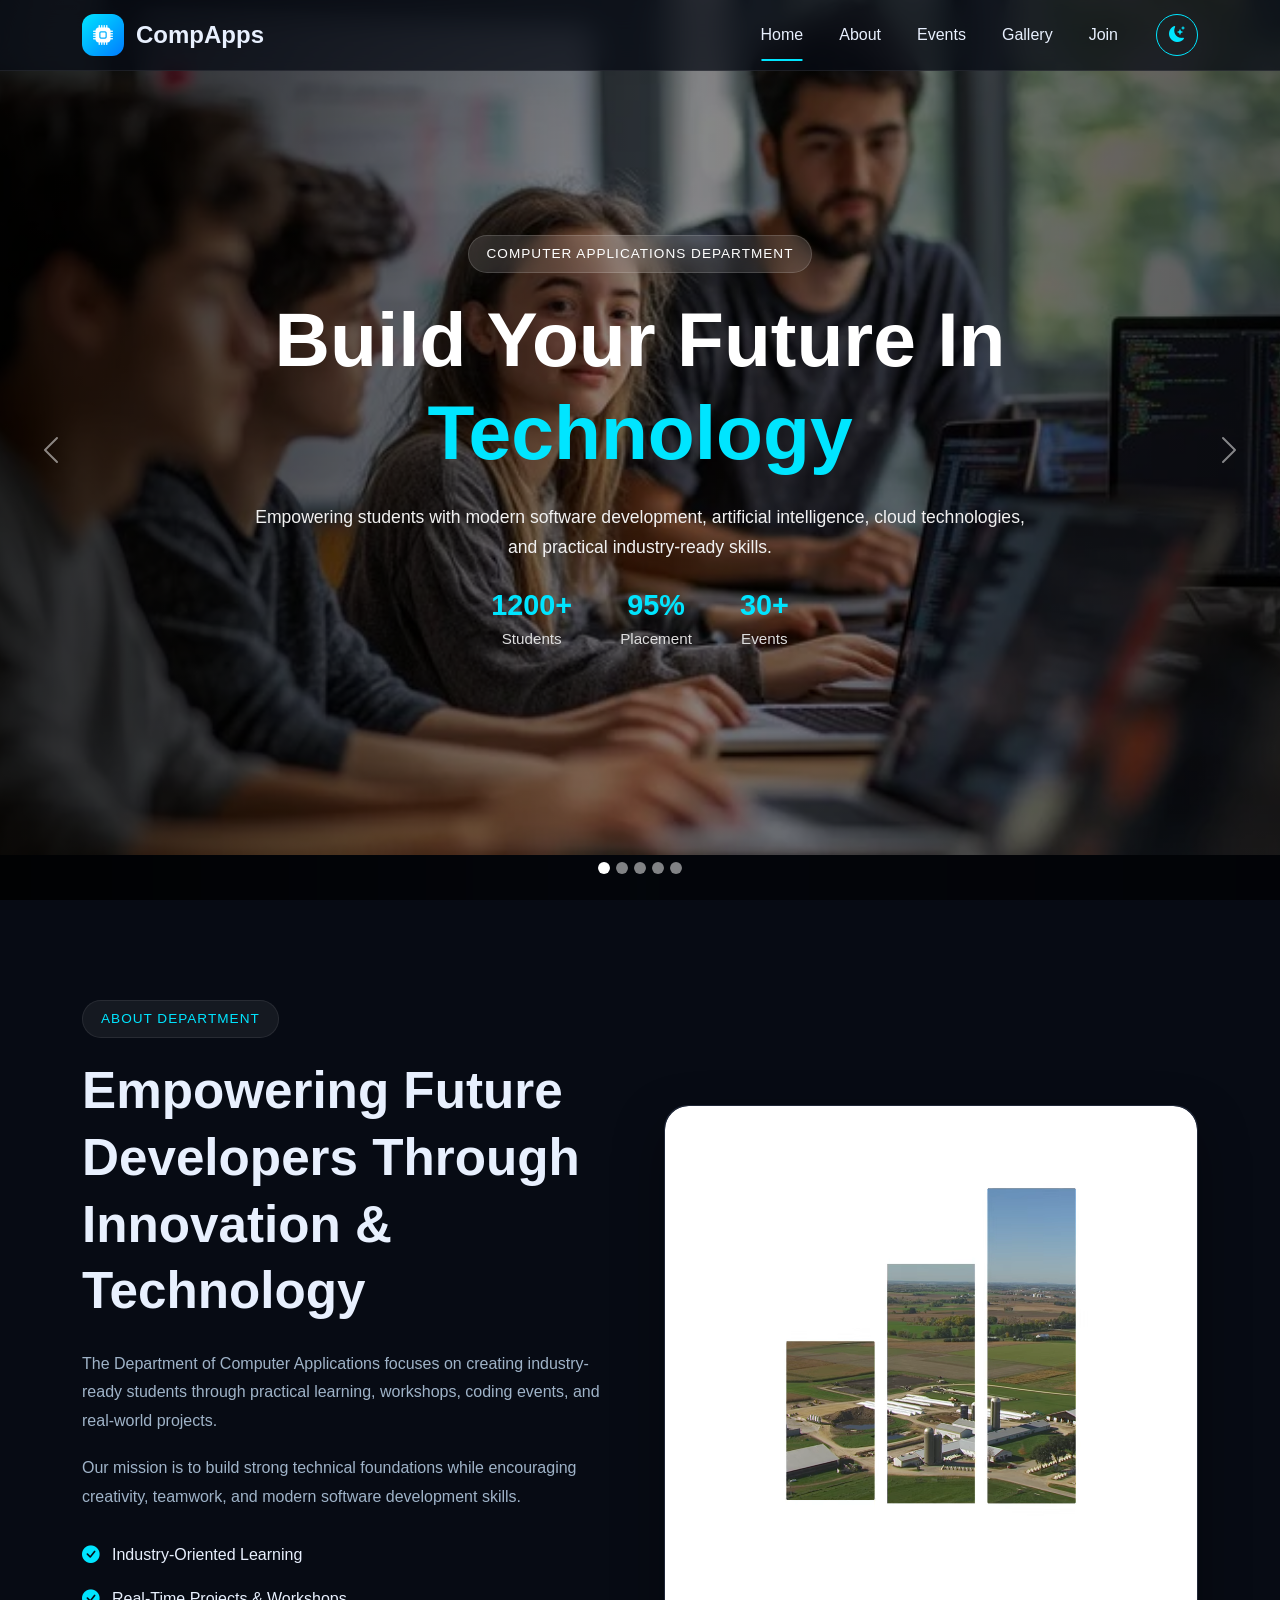
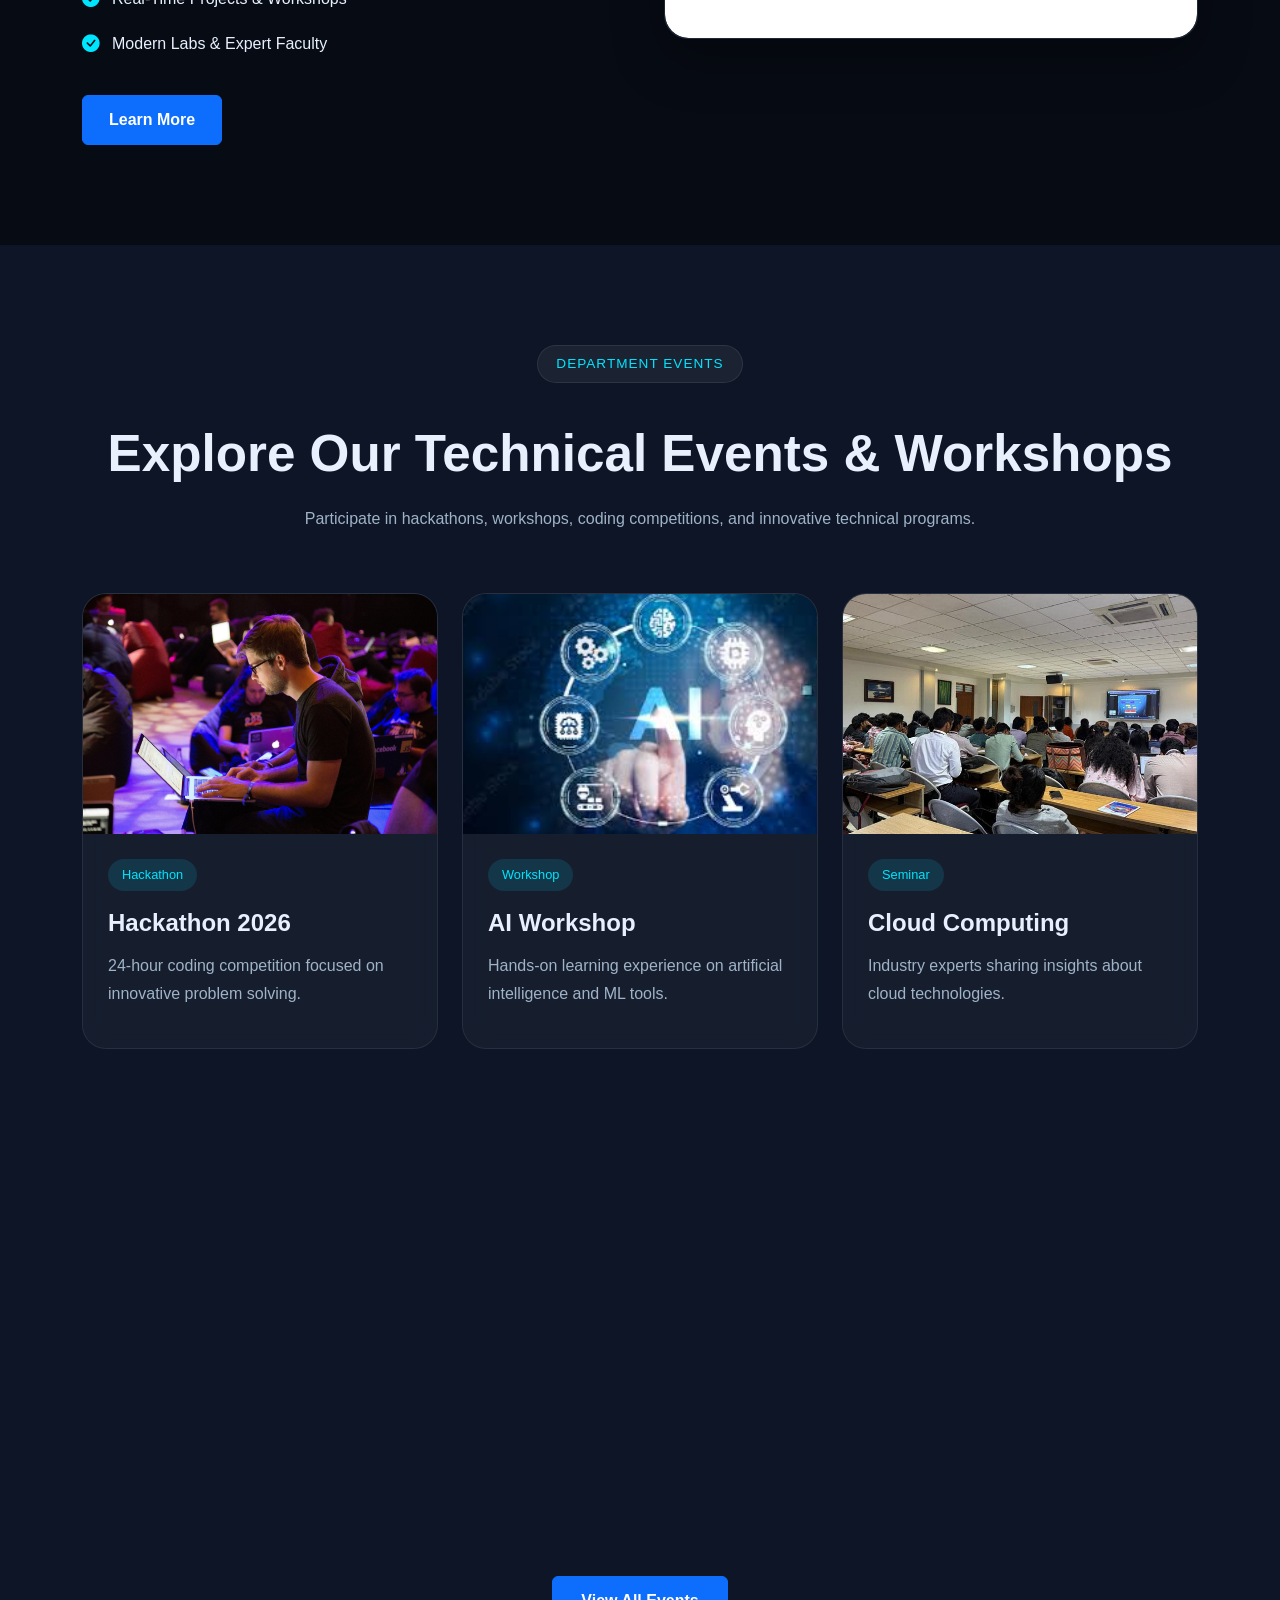
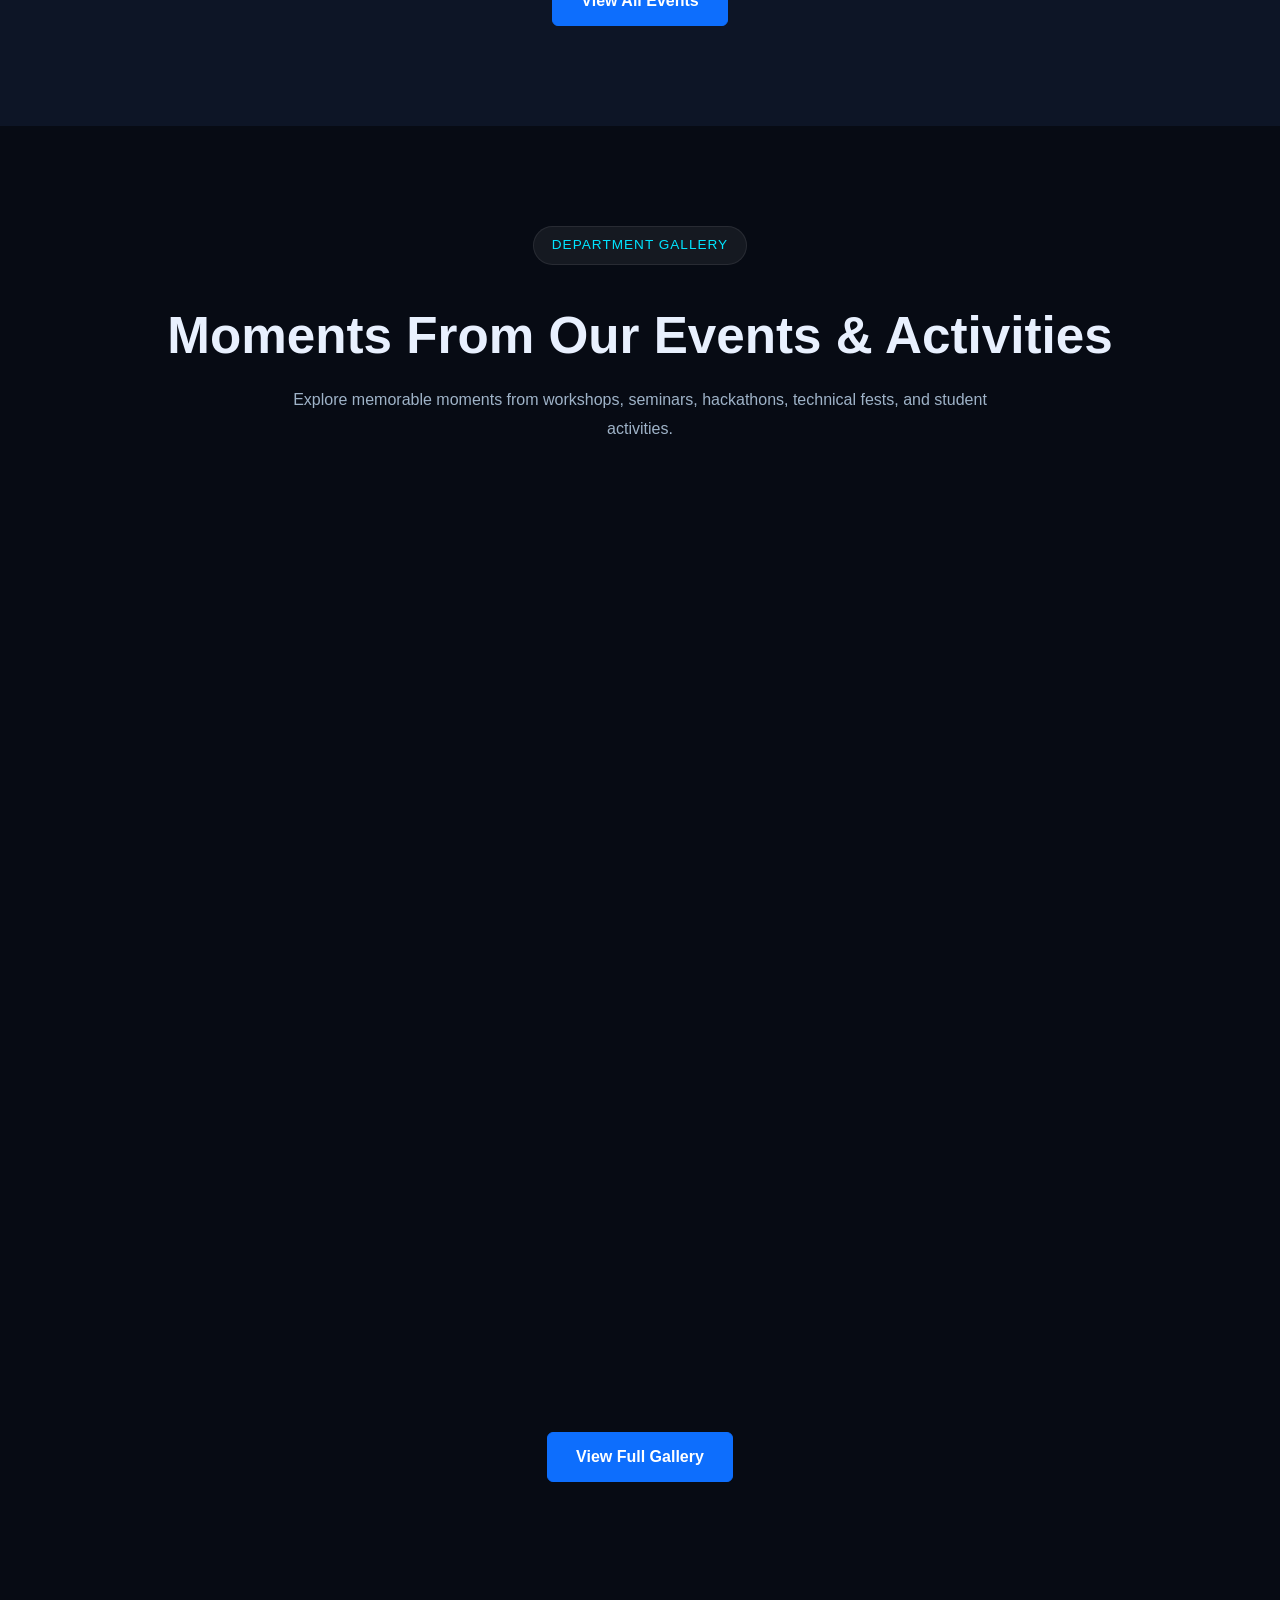
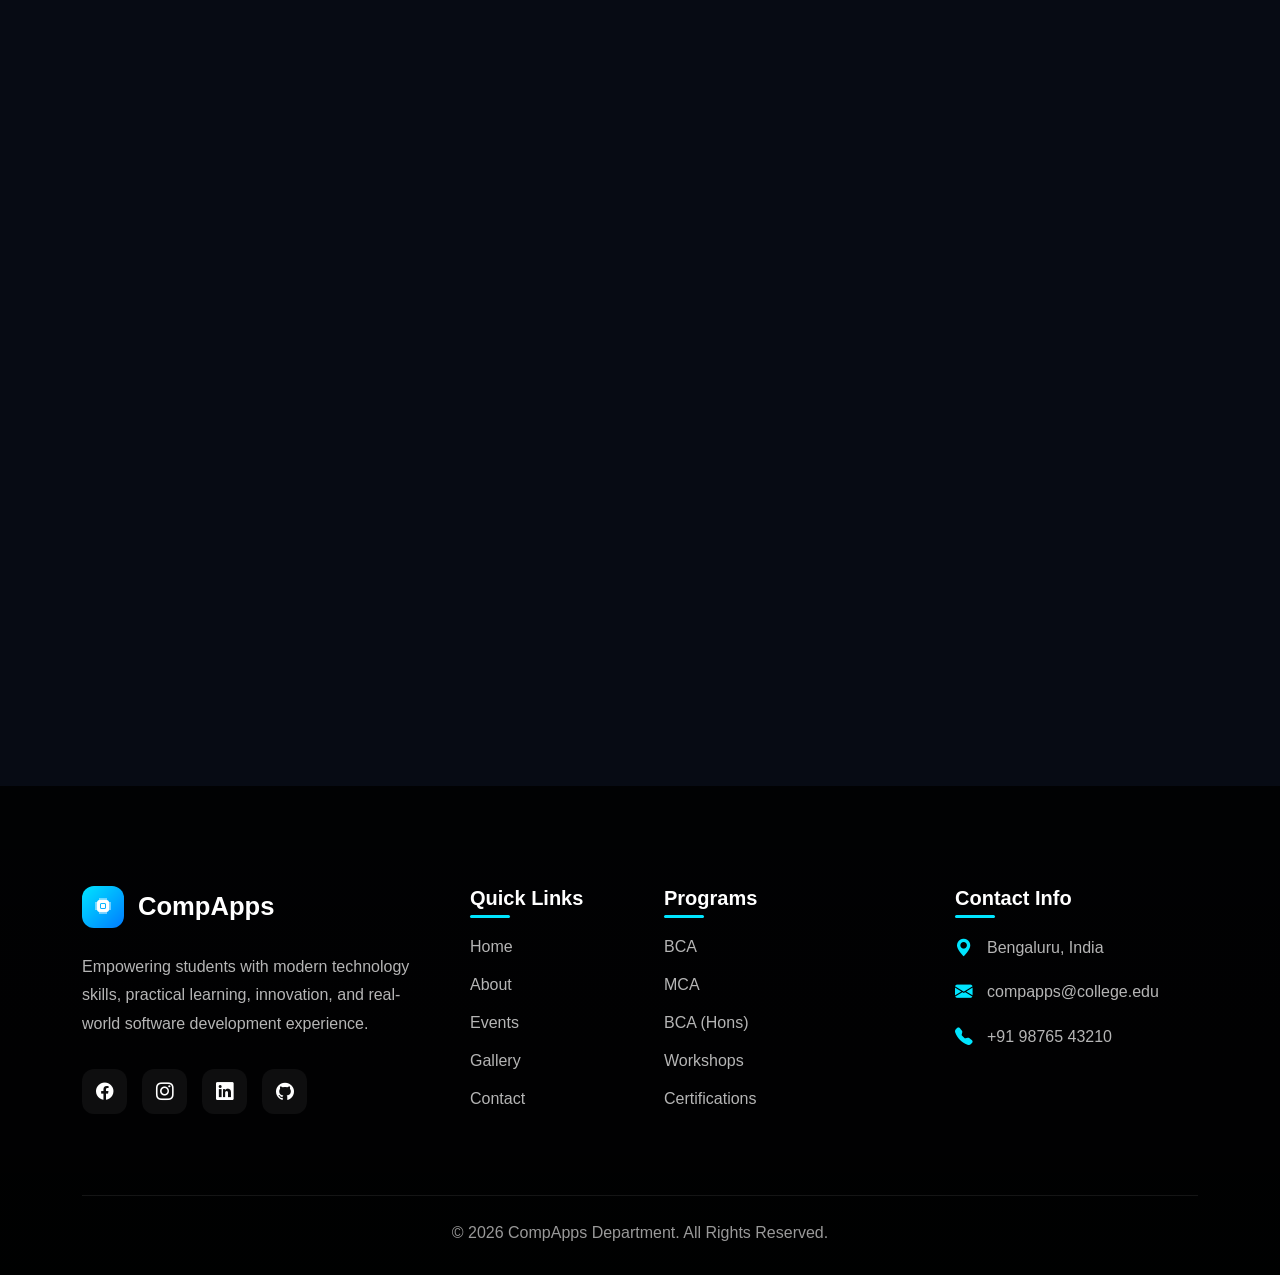
<file: index.html>
<!DOCTYPE html>
<html lang="en" data-theme="dark">

<head>

  <meta charset="UTF-8">
  <meta name="viewport" content="width=device-width, initial-scale=1.0">

  <title>CompApps Department</title>

  <!-- Bootstrap -->
  <link href="https://cdn.jsdelivr.net/npm/bootstrap@5.3.3/dist/css/bootstrap.min.css" rel="stylesheet">

  <!-- Bootstrap Icons -->
  <link href="https://cdn.jsdelivr.net/npm/bootstrap-icons@1.11.3/font/bootstrap-icons.css" rel="stylesheet">

  <!-- Main CSS -->
  <link rel="stylesheet" href="css/style.css">
  <link href="https://unpkg.com/aos@2.3.1/dist/aos.css" rel="stylesheet">

</head>

<body>

  <!-- ================= NAVBAR ================= -->

  <nav class="navbar navbar-expand-lg fixed-top custom-navbar">

    <div class="container">

      <!-- LOGO -->
      <a class="navbar-brand" href="#">

        <div class="logo-box">
          <i class="bi bi-cpu-fill"></i>
        </div>

        <span class="logo-text">
          CompApps
        </span>

      </a>

      <!-- MOBILE TOGGLE -->
      <button class="navbar-toggler border-0" type="button" data-bs-toggle="collapse" data-bs-target="#navMenu">

        <i class="bi bi-list"></i>

      </button>

      <!-- NAV MENU -->
      <div class="collapse navbar-collapse" id="navMenu">

        <ul class="navbar-nav ms-auto align-items-lg-center">

          <li class="nav-item">
            <a class="nav-link active" href="#heroCarousel">
              Home
            </a>
          </li>

          <li class="nav-item">
            <a class="nav-link" href="#about">
              About
            </a>
          </li>

          <li class="nav-item">
            <a class="nav-link" href="#events">
              Events
            </a>
          </li>

          <li class="nav-item">
            <a class="nav-link" href="#gallery">
              Gallery
            </a>
          </li>

          <li class="nav-item">
            <a class="nav-link" href="#contact">
              Join
            </a>
          </li>

        </ul>

        <!-- THEME BUTTON -->
        <button id="themeToggle">

          <i class="bi bi-moon-stars-fill"></i>

        </button>

      </div>

    </div>

  </nav>

  <!-- ================= HERO CAROUSEL ================= -->

  <section id="heroCarousel" class="hero-carousel-section">

    <div id="mainCarousel" class="carousel slide carousel-fade" data-bs-ride="carousel" data-bs-interval="3500"
      data-bs-pause="false" data-bs-touch="true">

      <!-- INDICATORS -->
      <div class="carousel-indicators">
        <button type="button" data-bs-target="#mainCarousel" data-bs-slide-to="0" class="active"></button>

        <button type="button" data-bs-target="#mainCarousel" data-bs-slide-to="1"></button>

        <button type="button" data-bs-target="#mainCarousel" data-bs-slide-to="2"></button>

        <button type="button" data-bs-target="#mainCarousel" data-bs-slide-to="3"></button>

        <button type="button" data-bs-target="#mainCarousel" data-bs-slide-to="4"></button>

      </div>

      <!-- ================= SLIDES ================= -->

      <div class="carousel-inner">

        <!-- SLIDE 1 -->
        <div class="carousel-item active">

          <img src="assets/images/Carousel/Slide_1_img.webp" class="d-block w-100 carousel-img" alt="">

          <div class="carousel-overlay"></div>

          <div class="carousel-caption custom-caption">

            <!-- SMALL BADGE -->
            <span class="hero-badge">

              COMPUTER APPLICATIONS DEPARTMENT

            </span>

            <!-- TITLE -->
            <h1>
              Build Your Future In
              <span>Technology</span>
            </h1>

            <!-- DESCRIPTION -->
            <p>
              Empowering students with modern software development,
              artificial intelligence, cloud technologies,
              and practical industry-ready skills.
            </p>

            <!-- EXTRA INFO -->
            <div class="hero-info d-flex flex-row justify-content-center gap-5 mt-4">

              <div>
                <h5>1200+</h5>
                <span>Students</span>
              </div>

              <div>
                <h5>95%</h5>
                <span>Placement</span>
              </div>

              <div>
                <h5>30+</h5>
                <span>Events</span>
              </div>

            </div>

          </div>
        </div>

        <!-- SLIDE 2 -->
        <div class="carousel-item">

          <img src="assets/images/Carousel/Slide_2_img.jpg" class="d-block w-100 carousel-img" alt="">

          <div class="carousel-overlay"></div>

          <div class="carousel-caption custom-caption">

            <h1>
              Learn Modern
              <span>Development</span>
            </h1>

            <p>
              Hands-on learning through workshops,
              coding sessions, and industry projects.
            </p>

          </div>
        </div>

        <!-- SLIDE 3 -->
        <div class="carousel-item">

          <img src="assets/images/Carousel/Slide_3_img.webp" class="d-block w-100 carousel-img" alt="">

          <div class="carousel-overlay"></div>

          <div class="carousel-caption custom-caption">

            <h1>
              Innovation Through
              <span>Creativity</span>
            </h1>

            <p>
              Encouraging problem-solving,
              teamwork, and real-world experience.
            </p>

          </div>
        </div>

        <!-- SLIDE 4 -->
        <div class="carousel-item">

          <img src="assets/images/Carousel/Slide_4_img.jpg" class="d-block w-100 carousel-img" alt="">

          <div class="carousel-overlay"></div>

          <div class="carousel-caption custom-caption">

            <h1>
              Workshops &
              <span>Hackathons</span>
            </h1>

            <p>
              Participate in coding competitions
              and collaborative technical events.
            </p>

          </div>
        </div>

        <!-- SLIDE 5 -->
        <div class="carousel-item">

          <img src="assets/images/Carousel/Slide_5_img.webp" class="d-block w-100 carousel-img" alt="">

          <div class="carousel-overlay"></div>

          <div class="carousel-caption custom-caption">

            <h1>
              Creating Future
              <span>Leaders</span>
            </h1>

            <p>
              Preparing students for careers
              in modern technology industries.
            </p>

          </div>
        </div>

      </div>

      <!-- CONTROLS -->

      <button class="carousel-control-prev" type="button" data-bs-target="#mainCarousel" data-bs-slide="prev">

        <span class="carousel-control-prev-icon"></span>

      </button>

      <button class="carousel-control-next" type="button" data-bs-target="#mainCarousel" data-bs-slide="next">

        <span class="carousel-control-next-icon"></span>

      </button>

    </div>

  </section>

  <!-- ================= ABOUT SECTION ================= -->

  <section id="about" class="about-section">

    <div class="container">

      <div class="row align-items-center g-5">

        <!-- ================= LEFT CONTENT ================= -->

        <div class="col-lg-6">

          <!-- SMALL BADGE -->
          <span class="section-badge">

            ABOUT DEPARTMENT

          </span>

          <!-- TITLE -->
          <h2 class="about-title">

            Empowering Future Developers Through
            Innovation & Technology

          </h2>

          <!-- DESCRIPTION -->
          <p class="about-text">

            The Department of Computer Applications
            focuses on creating industry-ready students
            through practical learning, workshops,
            coding events, and real-world projects.

          </p>

          <p class="about-text">

            Our mission is to build strong technical
            foundations while encouraging creativity,
            teamwork, and modern software development skills.

          </p>

          <!-- HIGHLIGHTS -->
          <div class="about-highlights">

            <div class="highlight-item">

              <i class="bi bi-check-circle-fill"></i>

              <span>
                Industry-Oriented Learning
              </span>

            </div>

            <div class="highlight-item">

              <i class="bi bi-check-circle-fill"></i>

              <span>
                Real-Time Projects & Workshops
              </span>

            </div>

            <div class="highlight-item">

              <i class="bi bi-check-circle-fill"></i>

              <span>
                Modern Labs & Expert Faculty
              </span>

            </div>

          </div>

          <!-- BUTTON -->
          <a href="about.html" class="btn btn-primary about-btn">

            Learn More

          </a>

        </div>

        <!-- ================= RIGHT VIDEO ================= -->

        <div class="col-lg-6">

          <div class="about-video-container">

            <video autoplay muted loop playsinline class="about-video">

              <source src="assets/video/hero.webm" type="video/webm">

              <source src="assets/video/hero.mp4" type="video/mp4">

            </video>

          </div>

        </div>

      </div>

    </div>

  </section>

  <!-- ================= EVENTS SECTION ================= -->

  <section id="events" class="events-section">

    <div class="container">

      <!-- SECTION HEADER -->

      <div class="section-header text-center">

        <span class="section-badge">

          DEPARTMENT EVENTS

        </span>

        <h2 class="section-title">

          Explore Our Technical Events & Workshops

        </h2>

        <p class="section-subtitle">

          Participate in hackathons, workshops,
          coding competitions, and innovative technical programs.

        </p>

      </div>

      <!-- ================= EVENT CARDS ================= -->

      <div class="row g-4">

        <!-- CARD 1 -->
        <div class="col-lg-4 col-md-6" data-aos="fade-up">

          <a href="events.html" class="event-card-link">

            <div class="event-card">

              <img src="assets/images/events/hackathon1.jfif" alt="">

              <div class="event-content">

                <span class="event-tag">
                  Hackathon
                </span>

                <h4>
                  Hackathon 2026
                </h4>

                <p>
                  24-hour coding competition
                  focused on innovative problem solving.
                </p>

              </div>

            </div>

          </a>

        </div>

        <!-- CARD 2 -->
        <div class="col-lg-4 col-md-6" data-aos="fade-up" data-aos-delay="100">

          <a href="events.html" class="event-card-link">

            <div class="event-card">

              <img src="assets/images/events/ai.jfif" alt="">

              <div class="event-content">

                <span class="event-tag">
                  Workshop
                </span>

                <h4>
                  AI Workshop
                </h4>

                <p>
                  Hands-on learning experience
                  on artificial intelligence and ML tools.
                </p>

              </div>

            </div>

          </a>

        </div>

        <!-- CARD 3 -->
        <div class="col-lg-4 col-md-6" data-aos="fade-up" data-aos-delay="200">

          <a href="events.html" class="event-card-link">

            <div class="event-card">

              <img src="assets/images/events/cloud.jfif" alt="">

              <div class="event-content">

                <span class="event-tag">
                  Seminar
                </span>

                <h4>
                  Cloud Computing
                </h4>

                <p>
                  Industry experts sharing
                  insights about cloud technologies.
                </p>

              </div>

            </div>

          </a>

        </div>

        <!-- CARD 4 -->
        <div class="col-lg-4 col-md-6" data-aos="fade-up">

          <a href="events.html" class="event-card-link">

            <div class="event-card">

              <img src="assets/images/events/web.jfif" alt="">

              <div class="event-content">

                <span class="event-tag">
                  Bootcamp
                </span>

                <h4>
                  Web Development
                </h4>

                <p>
                  Learn modern frontend
                  and backend development technologies.
                </p>

              </div>

            </div>

          </a>

        </div>

        <!-- CARD 5 -->
        <div class="col-lg-4 col-md-6" data-aos="fade-up" data-aos-delay="100">

          <a href="events.html" class="event-card-link">

            <div class="event-card">

              <img src="assets/images/events/cyber.jfif" alt="">


              <div class="event-content">

                <span class="event-tag">
                  Security
                </span>

                <h4>
                  Cybersecurity Workshop
                </h4>

                <p>
                  Learn ethical hacking,
                  security principles, and cyber defense.
                </p>

              </div>

            </div>

          </a>

        </div>

        <!-- CARD 6 -->
        <div class="col-lg-4 col-md-6" data-aos="fade-up" data-aos-delay="200">

          <a href="events.html" class="event-card-link">

            <div class="event-card">

              <img src="assets/images/events/expo.jfif" alt="">

              <div class="event-content">

                <span class="event-tag">
                  Exhibition
                </span>

                <h4>
                  Project Expo
                </h4>

                <p>
                  Students showcase innovative
                  software and technology projects.
                </p>

              </div>

            </div>

          </a>

        </div>

      </div>

      <!-- BUTTON -->

      <div class="text-center mt-5">

        <a href="events.html" class="btn btn-primary events-btn">

          View All Events

        </a>

      </div>

    </div>

  </section>

  <!-- ================= GALLERY SECTION ================= -->

  <section id="gallery" class="gallery-section">

    <div class="container">

      <!-- SECTION HEADER -->

      <div class="section-header text-center">

        <span class="section-badge">

          DEPARTMENT GALLERY

        </span>

        <h2 class="section-title">

          Moments From Our Events & Activities

        </h2>

        <p class="section-subtitle">

          Explore memorable moments from workshops,
          seminars, hackathons, technical fests,
          and student activities.

        </p>

      </div>

      <!-- ================= GALLERY GRID ================= -->

      <div class="gallery-grid">

        <!-- IMAGE 1 -->

        <div class="gallery-item large" data-aos="zoom-in">

          <img src="assets/images/Gallery/Certified People.jfif" alt="">

        </div>

        <!-- IMAGE 2 -->

        <div class="gallery-item" data-aos="zoom-in" data-aos-delay="100">

          <img src="assets/images/Gallery/Certified People2.jfif" alt="">

        </div>

        <!-- IMAGE 3 -->

        <div class="gallery-item" data-aos="zoom-in" data-aos-delay="200">

          <img src="assets/images/Gallery/Group1.jfif" alt="">

        </div>

        <!-- IMAGE 4 -->

        <div class="gallery-item" data-aos="zoom-in">

          <img src="assets/images/Gallery/hackathon.jfif" alt="">

        </div>

        <!-- IMAGE 5 -->

        <div class="gallery-item large" data-aos="zoom-in" data-aos-delay="100">

          <img src="assets/images/Gallery/seminar.jfif" alt="">

        </div>

        <!-- IMAGE 6 -->

        <div class="gallery-item" data-aos="zoom-in" data-aos-delay="200">

          <img src="assets/images/Gallery/Team work.jfif" alt="">

        </div>

      </div>

      <!-- BUTTON -->

      <div class="text-center mt-5">

        <a href="gallery.html" class="btn btn-primary gallery-btn">

          View Full Gallery

        </a>

      </div>

    </div>

  </section>

  <!-- ================= CONTACT SECTION ================= -->
  
  <section id="contact" class="contact-section">

    <div class="container">

      <div class="row align-items-center g-5">

        <!-- LEFT SIDE -->

        <div class="col-lg-5" data-aos="fade-right">

          <span class="section-badge">

            CONTACT US

          </span>

          <h2 class="contact-title">

            Start Your Journey With Us Today

          </h2>

          <p class="contact-text">

            Have questions about admissions,
            workshops, or department activities?

            Reach out to us and we’ll help you
            begin your technology journey.

          </p>

          <!-- CONTACT INFO -->

          <div class="contact-info">

            <div class="info-item">

              <i class="bi bi-geo-alt-fill"></i>

              <span>Bengaluru, India</span>

            </div>

            <div class="info-item">

              <i class="bi bi-envelope-fill"></i>

              <span>compapps@college.edu</span>

            </div>

            <div class="info-item">

              <i class="bi bi-telephone-fill"></i>

              <span>+91 98765 43210</span>

            </div>

          </div>

        </div>

        <!-- RIGHT SIDE FORM -->

        <div class="col-lg-7" data-aos="fade-left">

          <form id="contactForm" class="contact-form">

            <div class="row g-4">

              <!-- NAME -->

              <div class="col-md-6">

                <input type="text" id="name" class="form-control" placeholder="Full Name">
                <small class="error" id="nameError"></small>

              </div>

              <!-- EMAIL -->

              <div class="col-md-6">

                <input type="email" id="email" class="form-control" placeholder="Email Address">
                <small class="error" id="emailError"></small>

              </div>

              <!-- PHONE -->

              <div class="col-md-6">

                <input type="text" id="phone" class="form-control" placeholder="Phone Number">
                <small class="error" id="phoneError"></small>

              </div>

              <!-- COURSE -->

              <div class="col-md-6">

                <select id="course" class="form-control">

                  <option value="">
                    Select Course
                  </option>

                  <option>BCA</option>
                  <option>MCA</option>
                  <option>BCA (Hons)</option>

                </select>

                <small class="error" id="courseError"></small>

              </div>

              <!-- MESSAGE -->

              <div class="col-12">

                <textarea id="message" rows="5" class="form-control" placeholder="Your Message"></textarea>

                <small id="messageCount">0 / 500</small>
                <small class="error" id="messageError"></small>

              </div>

              <!-- BUTTON -->

              <div class="col-12">

                <button type="submit" class="btn btn-primary contact-btn">

                  Submit Application

                </button>

              </div>

            </div>

          </form>

        </div>

      </div>

    </div>

  </section>
  <!-- ================= FOOTER ================= -->

  <footer class="footer-section">
    <div id="successMessage" class="alert alert-success d-none">

    Form submitted successfully!

  </div>

    <div class="container">

      <div class="row g-5">

        <!-- ================= BRAND ================= -->

        <div class="col-lg-4 col-md-6">

          <a class="footer-brand" href="#">

            <div class="logo-box">

              <i class="bi bi-cpu-fill"></i>

            </div>

            <span>

              CompApps

            </span>

          </a>

          <p class="footer-text">

            Empowering students with modern
            technology skills, practical learning,
            innovation, and real-world software development experience.

          </p>

          <!-- SOCIAL -->

          <div class="footer-social">

            <a href="#">

              <i class="bi bi-facebook"></i>

            </a>

            <a href="#">

              <i class="bi bi-instagram"></i>

            </a>

            <a href="#">

              <i class="bi bi-linkedin"></i>

            </a>

            <a href="#">

              <i class="bi bi-github"></i>

            </a>

          </div>

        </div>

        <!-- ================= QUICK LINKS ================= -->

        <div class="col-lg-2 col-md-6">

          <h5 class="footer-title">

            Quick Links

          </h5>

          <ul class="footer-links">

            <li>
              <a href="#heroCarousel">
                Home
              </a>
            </li>

            <li>
              <a href="#about">
                About
              </a>
            </li>

            <li>
              <a href="#events">
                Events
              </a>
            </li>

            <li>
              <a href="#gallery">
                Gallery
              </a>
            </li>

            <li>
              <a href="#contact">
                Contact
              </a>
            </li>

          </ul>

        </div>

        <!-- ================= PROGRAMS ================= -->

        <div class="col-lg-3 col-md-6">

          <h5 class="footer-title">

            Programs

          </h5>

          <ul class="footer-links">

            <li>
              <a href="#">
                BCA
              </a>
            </li>

            <li>
              <a href="#">
                MCA
              </a>
            </li>

            <li>
              <a href="#">
                BCA (Hons)
              </a>
            </li>

            <li>
              <a href="#">
                Workshops
              </a>
            </li>

            <li>
              <a href="#">
                Certifications
              </a>
            </li>

          </ul>

        </div>

        <!-- ================= CONTACT ================= -->

        <div class="col-lg-3 col-md-6">

          <h5 class="footer-title">

            Contact Info

          </h5>

          <div class="footer-contact">

            <div class="footer-contact-item">

              <i class="bi bi-geo-alt-fill"></i>

              <span>
                Bengaluru, India
              </span>

            </div>

            <div class="footer-contact-item">

              <i class="bi bi-envelope-fill"></i>

              <span>
                compapps@college.edu
              </span>

            </div>

            <div class="footer-contact-item">

              <i class="bi bi-telephone-fill"></i>

              <span>
                +91 98765 43210
              </span>

            </div>

          </div>

        </div>

      </div>

      <!-- ================= COPYRIGHT ================= -->

      <div class="footer-bottom">

        <p>

          © 2026 CompApps Department.
          All Rights Reserved.

        </p>

      </div>

    </div>

  </footer>

  <!-- Scroll To Top Button -->

  <button id="scrollTopBtn">

    <i class="bi bi-arrow-up"></i>

  </button>
  <!-- Bootstrap -->
  <script src="https://cdn.jsdelivr.net/npm/bootstrap@5.3.3/dist/js/bootstrap.bundle.min.js"></script>

  <!-- AOS JS -->
  <script src="https://unpkg.com/aos@2.3.1/dist/aos.js"></script>
  <script>


  </script>
  <script>
    AOS.init({
      duration: 1000,
      once: true
    });

  </script>
  <script src="js/theme.js"></script>
  <script src="js/common.js"></script>
  <script src="js/contact.js"></script>
</body>

</html>
</file>
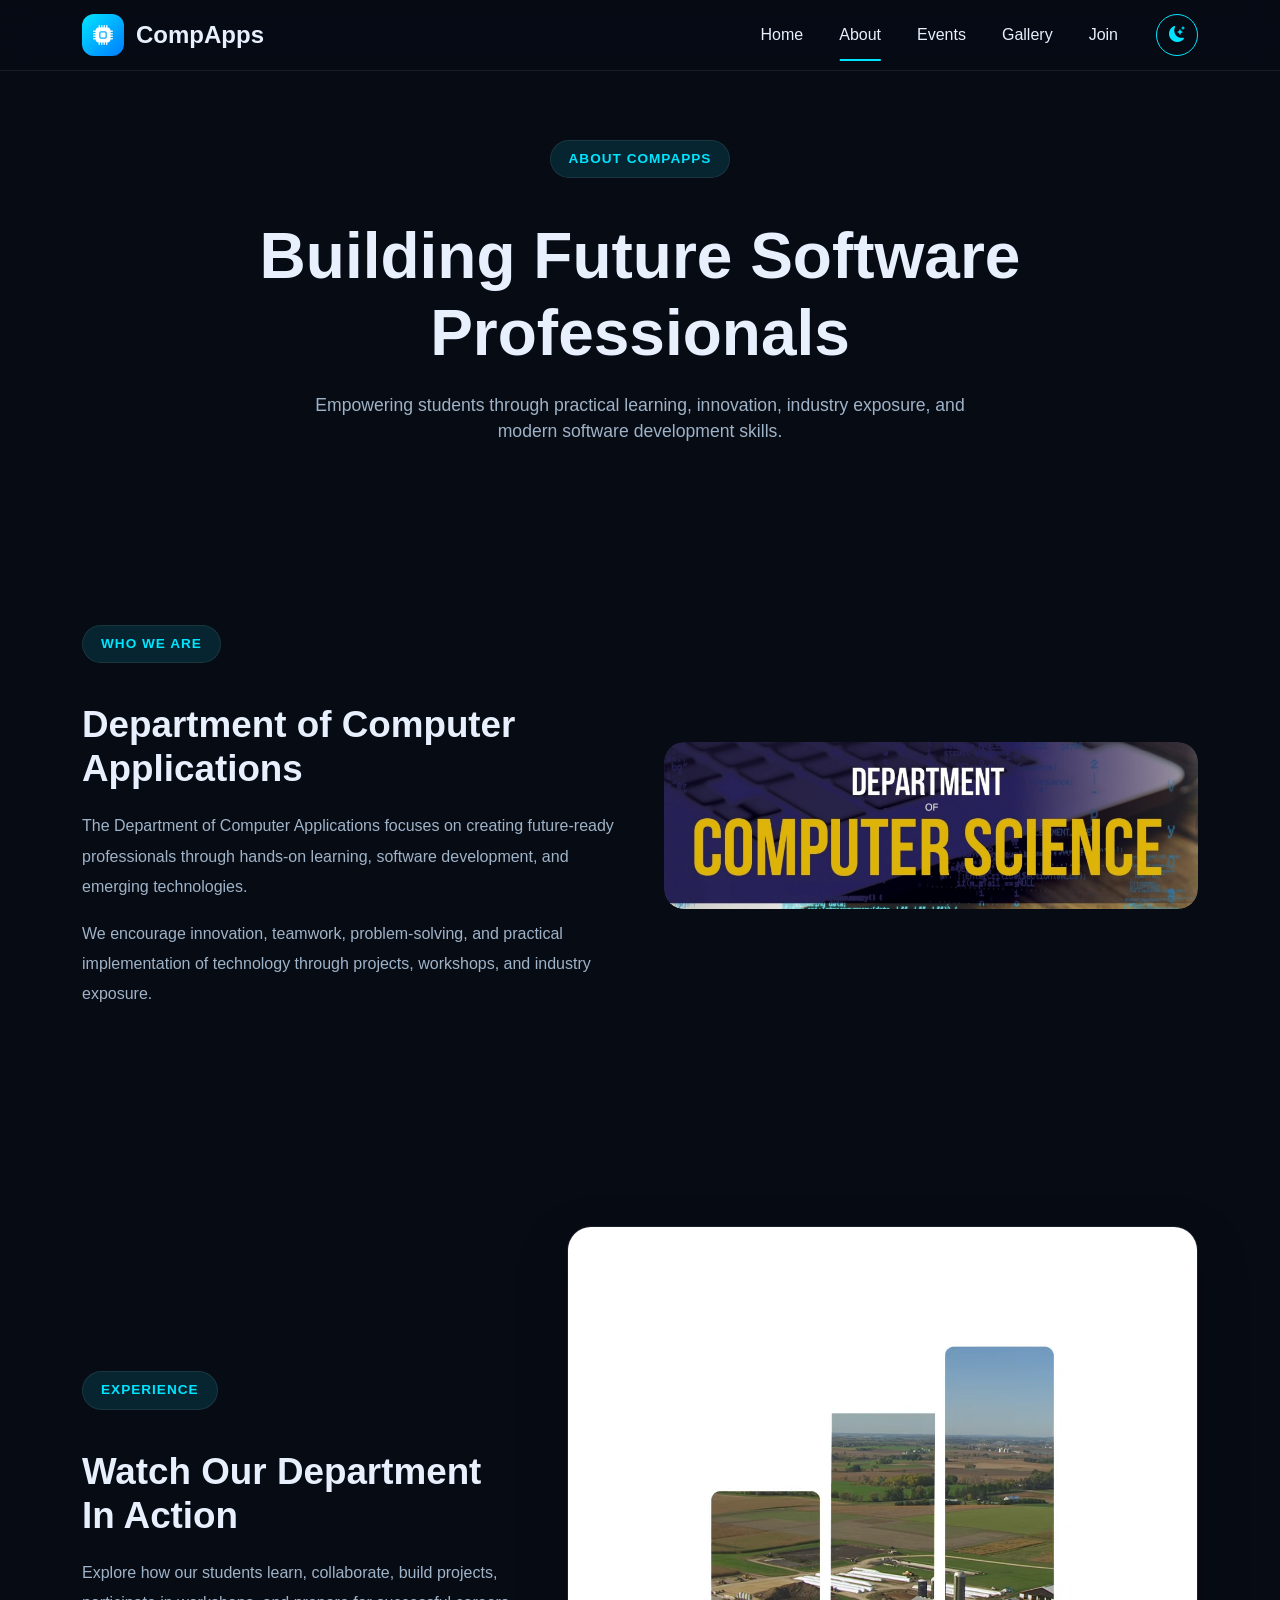
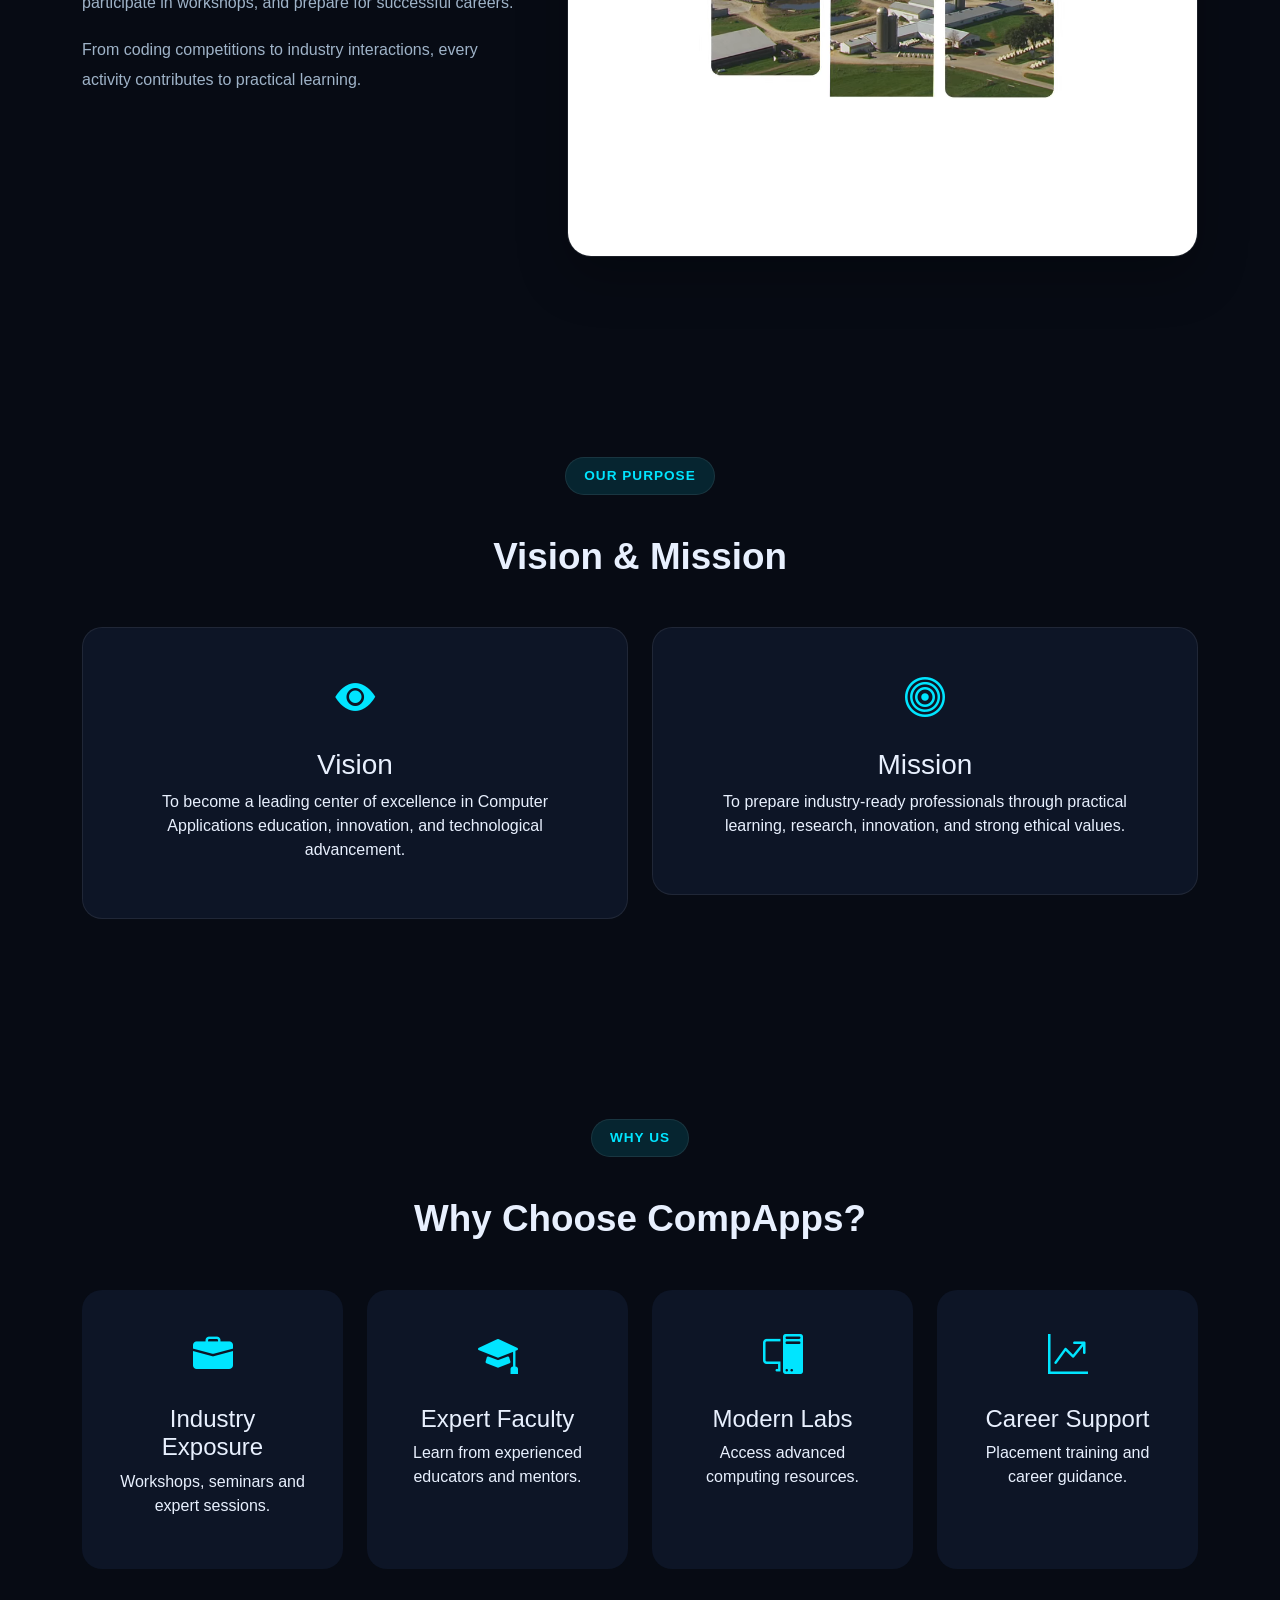
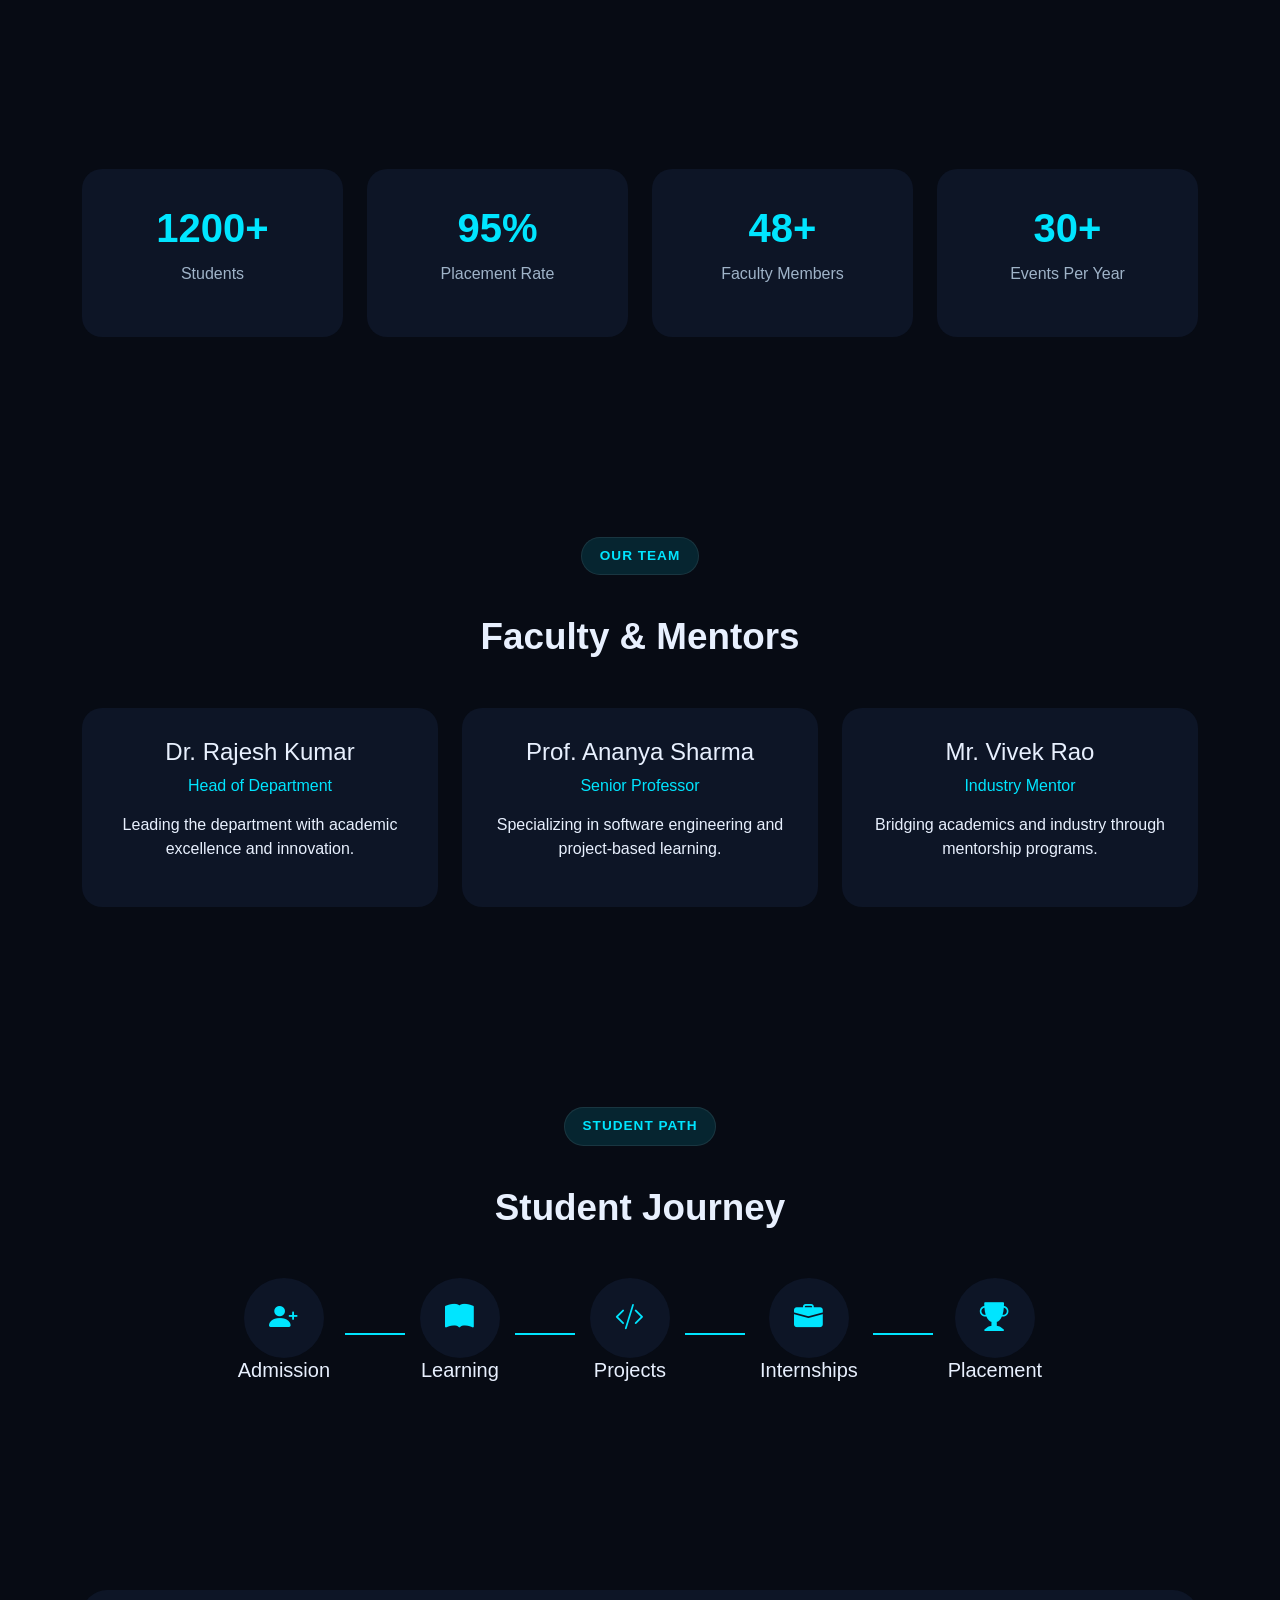
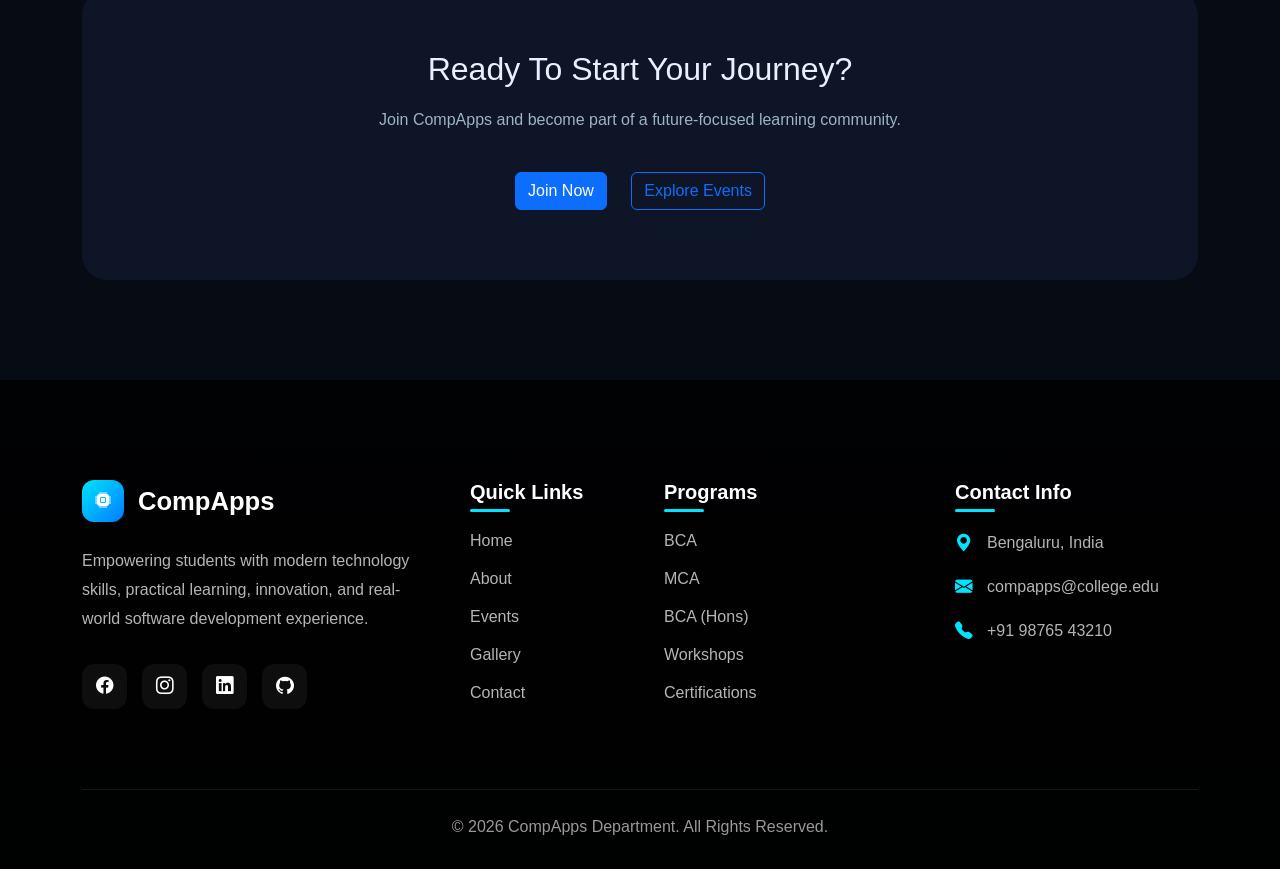
<file: about.html>
<!DOCTYPE html>
<html lang="en" data-theme="dark">

<head>
    <meta charset="UTF-8">
    <meta name="viewport" content="width=device-width, initial-scale=1.0">
    <title>About - CompApps</title>

    <!-- Bootstrap -->
    <link href="https://cdn.jsdelivr.net/npm/bootstrap@5.3.3/dist/css/bootstrap.min.css" rel="stylesheet">

    <!-- Icons -->
    <link href="https://cdn.jsdelivr.net/npm/bootstrap-icons@1.11.3/font/bootstrap-icons.css" rel="stylesheet">

    <!-- Styles -->
    <link rel="stylesheet" href="css/style.css">
    <link rel="stylesheet" href="css/pages/about.css">

    <link href="https://unpkg.com/aos@2.3.1/dist/aos.css" rel="stylesheet">
</head>

<body>

  <!-- ================= NAVBAR ================= -->
  <nav class="navbar navbar-expand-lg fixed-top custom-navbar">

    <div class="container">

      <!-- LOGO -->
      <a class="navbar-brand" href="#">

        <div class="logo-box">
          <i class="bi bi-cpu-fill"></i>
        </div>

        <span class="logo-text">
          CompApps
        </span>

      </a>

      <!-- MOBILE TOGGLE -->
      <button class="navbar-toggler border-0" type="button" data-bs-toggle="collapse" data-bs-target="#navMenu">

        <i class="bi bi-list"></i>

      </button>

      <!-- NAV MENU -->
      <div class="collapse navbar-collapse" id="navMenu">

        <ul class="navbar-nav ms-auto align-items-lg-center">

          <li class="nav-item">
            <a class="nav-link" href="index.html">
              Home
            </a>
          </li>

          <li class="nav-item">
            <a class="nav-link active" href="about.html">
              About
            </a>
          </li>

          <li class="nav-item">
            <a class="nav-link" href="events.html">
              Events
            </a>
          </li>

          <li class="nav-item">
            <a class="nav-link" href="gallery.html">
              Gallery
            </a>
          </li>

          <li class="nav-item">
            <a class="nav-link" href="contact.html">
              Join
            </a>
          </li>

        </ul>

        <!-- THEME BUTTON -->
        <button id="themeToggle">

          <i class="bi bi-moon-stars-fill"></i>

        </button>

      </div>

    </div>

  </nav>




    <!-- =====================================
     ABOUT HERO
===================================== -->

    <section class="about-hero">

        <div class="container">

            <div class="about-hero-content">

                <span class="section-badge" data-aos="fade-up">

                    ABOUT COMPAPPS

                </span>

                <h1 class="about-hero-title" data-aos="fade-up" data-aos-delay="100">

                    Building Future
                    Software Professionals

                </h1>

                <p class="about-hero-subtitle" data-aos="fade-up" data-aos-delay="200">

                    Empowering students through
                    practical learning, innovation,
                    industry exposure, and modern
                    software development skills.

                </p>

            </div>

        </div>

    </section>


    <!-- =====================================
     WHO WE ARE
===================================== -->

    <section class="about-info">

        <div class="container">

            <div class="row align-items-center g-5">

                <!-- TEXT -->

                <div class="col-lg-6" data-aos="fade-right">

                    <span class="section-badge">

                        WHO WE ARE

                    </span>

                    <h2 class="section-title">

                        Department of Computer Applications

                    </h2>

                    <p>

                        The Department of Computer Applications
                        focuses on creating future-ready
                        professionals through hands-on learning,
                        software development, and emerging
                        technologies.

                    </p>

                    <p>

                        We encourage innovation,
                        teamwork, problem-solving,
                        and practical implementation
                        of technology through projects,
                        workshops, and industry exposure.

                    </p>

                </div>

                <!-- IMAGE -->

                <div class="col-lg-6" data-aos="fade-left">

                    <div class="about-image">

                        <img src="assets/images/CS Dept.jpeg" alt="Department">

                    </div>

                </div>

            </div>

        </div>

    </section>


    <!-- =====================================
     VIDEO SECTION
===================================== -->

    <section class="department-video">

        <div class="container">

            <div class="row align-items-center g-5">

                <!-- TEXT -->

                <div class="col-lg-5" data-aos="fade-right">

                    <span class="section-badge">

                        EXPERIENCE

                    </span>

                    <h2 class="section-title">

                        Watch Our Department In Action

                    </h2>

                    <p>

                        Explore how our students learn,
                        collaborate, build projects,
                        participate in workshops,
                        and prepare for successful careers.

                    </p>

                    <p>

                        From coding competitions
                        to industry interactions,
                        every activity contributes
                        to practical learning.

                    </p>

                </div>

                <!-- VIDEO -->

                <div class="col-lg-7" data-aos="fade-left">

                    <div class="video-box">

                        <video autoplay muted loop playsinline>

                            <source src="assets/video/hero.webm" type="video/webm">

                            <source src="assets/video/hero.mp4" type="video/mp4">

                        </video>

                    </div>

                </div>

            </div>

        </div>

    </section>

    <!-- =====================================
     VISION & MISSION
===================================== -->

    <section class="vision-mission">

        <div class="container">

            <div class="text-center mb-5">

                <span class="section-badge">
                    OUR PURPOSE
                </span>

                <h2 class="section-title">
                    Vision & Mission
                </h2>

            </div>

            <div class="row g-4">

                <div class="col-lg-6" data-aos="fade-right">

                    <div class="vm-card">

                        <div class="vm-icon">
                            <i class="bi bi-eye-fill"></i>
                        </div>

                        <h3>Vision</h3>

                        <p>
                            To become a leading center of excellence
                            in Computer Applications education,
                            innovation, and technological advancement.
                        </p>

                    </div>

                </div>

                <div class="col-lg-6" data-aos="fade-left">

                    <div class="vm-card">

                        <div class="vm-icon">
                            <i class="bi bi-bullseye"></i>
                        </div>

                        <h3>Mission</h3>

                        <p>
                            To prepare industry-ready professionals
                            through practical learning, research,
                            innovation, and strong ethical values.
                        </p>

                    </div>

                </div>

            </div>

        </div>

    </section>


    <!-- =====================================
     WHY CHOOSE US
===================================== -->

    <section class="why-compapps">

        <div class="container">

            <div class="text-center mb-5">

                <span class="section-badge">
                    WHY US
                </span>

                <h2 class="section-title">
                    Why Choose CompApps?
                </h2>

            </div>

            <div class="row g-4">

                <div class="col-md-6 col-lg-3" data-aos="zoom-in">

                    <div class="feature-card">

                        <i class="bi bi-briefcase-fill"></i>

                        <h4>Industry Exposure</h4>

                        <p>
                            Workshops, seminars and expert sessions.
                        </p>

                    </div>

                </div>

                <div class="col-md-6 col-lg-3" data-aos="zoom-in" data-aos-delay="100">

                    <div class="feature-card">

                        <i class="bi bi-mortarboard-fill"></i>

                        <h4>Expert Faculty</h4>

                        <p>
                            Learn from experienced educators and mentors.
                        </p>

                    </div>

                </div>

                <div class="col-md-6 col-lg-3" data-aos="zoom-in" data-aos-delay="200">

                    <div class="feature-card">

                        <i class="bi bi-pc-display"></i>

                        <h4>Modern Labs</h4>

                        <p>
                            Access advanced computing resources.
                        </p>

                    </div>

                </div>

                <div class="col-md-6 col-lg-3" data-aos="zoom-in" data-aos-delay="300">

                    <div class="feature-card">

                        <i class="bi bi-graph-up-arrow"></i>

                        <h4>Career Support</h4>

                        <p>
                            Placement training and career guidance.
                        </p>

                    </div>

                </div>

            </div>

        </div>

    </section>

    <!-- =====================================
     STATISTICS
===================================== -->

    <section class="about-stats">

        <div class="container">

            <div class="row text-center g-4">

                <div class="col-6 col-lg-3" data-aos="fade-up">

                    <div class="stat-card">

                        <h2>1200+</h2>

                        <p>Students</p>

                    </div>

                </div>

                <div class="col-6 col-lg-3" data-aos="fade-up" data-aos-delay="100">

                    <div class="stat-card">

                        <h2>95%</h2>

                        <p>Placement Rate</p>

                    </div>

                </div>

                <div class="col-6 col-lg-3" data-aos="fade-up" data-aos-delay="200">

                    <div class="stat-card">

                        <h2>48+</h2>

                        <p>Faculty Members</p>

                    </div>

                </div>

                <div class="col-6 col-lg-3" data-aos="fade-up" data-aos-delay="300">

                    <div class="stat-card">

                        <h2>30+</h2>

                        <p>Events Per Year</p>

                    </div>

                </div>

            </div>

        </div>

    </section>

    <!-- =====================================
     FACULTY & MENTORS
===================================== -->

    <section class="faculty-section">

        <div class="container">

            <div class="text-center mb-5">

                <span class="section-badge">
                    OUR TEAM
                </span>

                <h2 class="section-title">
                    Faculty & Mentors
                </h2>

            </div>

            <div class="row g-4">

                <div class="col-md-4" data-aos="fade-up">

                    <div class="faculty-card">

                        <h4>Dr. Rajesh Kumar</h4>

                        <span>
                            Head of Department
                        </span>

                        <p>
                            Leading the department with
                            academic excellence and innovation.
                        </p>

                    </div>

                </div>

                <div class="col-md-4" data-aos="fade-up" data-aos-delay="100">

                    <div class="faculty-card">

                        <h4>Prof. Ananya Sharma</h4>

                        <span>
                            Senior Professor
                        </span>

                        <p>
                            Specializing in software engineering
                            and project-based learning.
                        </p>

                    </div>

                </div>

                <div class="col-md-4" data-aos="fade-up" data-aos-delay="200">

                    <div class="faculty-card">

                        <h4>Mr. Vivek Rao</h4>

                        <span>
                            Industry Mentor
                        </span>

                        <p>
                            Bridging academics and industry
                            through mentorship programs.
                        </p>

                    </div>

                </div>

            </div>

        </div>

    </section>

    <!-- =====================================
     STUDENT JOURNEY
===================================== -->

    <section class="journey-section">

        <div class="container">

            <div class="text-center mb-5">

                <span class="section-badge">
                    STUDENT PATH
                </span>

                <h2 class="section-title">
                    Student Journey
                </h2>

            </div>

            <div class="journey-wrapper">

                <div class="journey-step" data-aos="zoom-in">

                    <div class="journey-icon">
                        <i class="bi bi-person-plus-fill"></i>
                    </div>

                    <h5>Admission</h5>

                </div>

                <div class="journey-line"></div>

                <div class="journey-step" data-aos="zoom-in" data-aos-delay="100">

                    <div class="journey-icon">
                        <i class="bi bi-book-fill"></i>
                    </div>

                    <h5>Learning</h5>

                </div>

                <div class="journey-line"></div>

                <div class="journey-step" data-aos="zoom-in" data-aos-delay="200">

                    <div class="journey-icon">
                        <i class="bi bi-code-slash"></i>
                    </div>

                    <h5>Projects</h5>

                </div>

                <div class="journey-line"></div>

                <div class="journey-step" data-aos="zoom-in" data-aos-delay="300">

                    <div class="journey-icon">
                        <i class="bi bi-briefcase-fill"></i>
                    </div>

                    <h5>Internships</h5>

                </div>

                <div class="journey-line"></div>

                <div class="journey-step" data-aos="zoom-in" data-aos-delay="400">

                    <div class="journey-icon">
                        <i class="bi bi-trophy-fill"></i>
                    </div>

                    <h5>Placement</h5>

                </div>

            </div>

        </div>

    </section>

    <!-- =====================================
     CALL TO ACTION
===================================== -->

    <section class="about-cta">

        <div class="container">

            <div class="cta-box" data-aos="zoom-in">

                <h2>
                    Ready To Start Your Journey?
                </h2>

                <p>

                    Join CompApps and become part
                    of a future-focused learning
                    community.

                </p>

                <div class="cta-buttons">

                    <a href="contact.html" class="btn btn-primary">

                        Join Now

                    </a>

                    <a href="events.html" class="btn btn-outline-primary">

                        Explore Events

                    </a>

                </div>

            </div>

        </div>

    </section>

    <!-- ================= FOOTER ================= -->
    <footer class="footer-section">

        <div class="container">

            <div class="row g-5">

                <!-- ================= BRAND ================= -->

                <div class="col-lg-4 col-md-6">

                    <a class="footer-brand" href="#">

                        <div class="logo-box">

                            <i class="bi bi-cpu-fill"></i>

                        </div>

                        <span>

                            CompApps

                        </span>

                    </a>

                    <p class="footer-text">

                        Empowering students with modern
                        technology skills, practical learning,
                        innovation, and real-world software development experience.

                    </p>

                    <!-- SOCIAL -->

                    <div class="footer-social">

                        <a href="#">

                            <i class="bi bi-facebook"></i>

                        </a>

                        <a href="#">

                            <i class="bi bi-instagram"></i>

                        </a>

                        <a href="#">

                            <i class="bi bi-linkedin"></i>

                        </a>

                        <a href="#">

                            <i class="bi bi-github"></i>

                        </a>

                    </div>

                </div>

                <!-- ================= QUICK LINKS ================= -->

                <div class="col-lg-2 col-md-6">

                    <h5 class="footer-title">

                        Quick Links

                    </h5>

                    <ul class="footer-links">

                        <li>
                            <a href="index.html">
                                Home
                            </a>
                        </li>

                        <li>
                            <a href="about.html">
                                About
                            </a>
                        </li>

                        <li>
                            <a href="events.html">
                                Events
                            </a>
                        </li>

                        <li>
                            <a href="gallery.html">
                                Gallery
                            </a>
                        </li>

                        <li>
                            <a href="contact.html">
                                Contact
                            </a>
                        </li>

                    </ul>

                </div>

                <!-- ================= PROGRAMS ================= -->

                <div class="col-lg-3 col-md-6">

                    <h5 class="footer-title">

                        Programs

                    </h5>

                    <ul class="footer-links">

                        <li>
                            <a href="#">
                                BCA
                            </a>
                        </li>

                        <li>
                            <a href="#">
                                MCA
                            </a>
                        </li>

                        <li>
                            <a href="#">
                                BCA (Hons)
                            </a>
                        </li>

                        <li>
                            <a href="#">
                                Workshops
                            </a>
                        </li>

                        <li>
                            <a href="#">
                                Certifications
                            </a>
                        </li>

                    </ul>

                </div>

                <!-- ================= CONTACT ================= -->

                <div class="col-lg-3 col-md-6">

                    <h5 class="footer-title">

                        Contact Info

                    </h5>

                    <div class="footer-contact">

                        <div class="footer-contact-item">

                            <i class="bi bi-geo-alt-fill"></i>

                            <span>
                                Bengaluru, India
                            </span>

                        </div>

                        <div class="footer-contact-item">

                            <i class="bi bi-envelope-fill"></i>

                            <span>
                                compapps@college.edu
                            </span>

                        </div>

                        <div class="footer-contact-item">

                            <i class="bi bi-telephone-fill"></i>

                            <span>
                                +91 98765 43210
                            </span>

                        </div>

                    </div>

                </div>

            </div>

            <!-- ================= COPYRIGHT ================= -->

            <div class="footer-bottom">

                <p>

                    © 2026 CompApps Department.
                    All Rights Reserved.

                </p>

            </div>

        </div>

    </footer>
<button id="scrollTopBtn">

    <i class="bi bi-arrow-up"></i>
</button>
    <!-- JS -->
    <script src="https://cdn.jsdelivr.net/npm/bootstrap@5.3.3/dist/js/bootstrap.bundle.min.js"></script>
    <script src="js/theme.js"></script>
    <script src="js/common.js"></script>
    <script src="https://unpkg.com/aos@2.3.1/dist/aos.js"></script>

<script>
AOS.init({
  duration: 1000,
  once: true
});
</script>

</body>

</html>
</file>
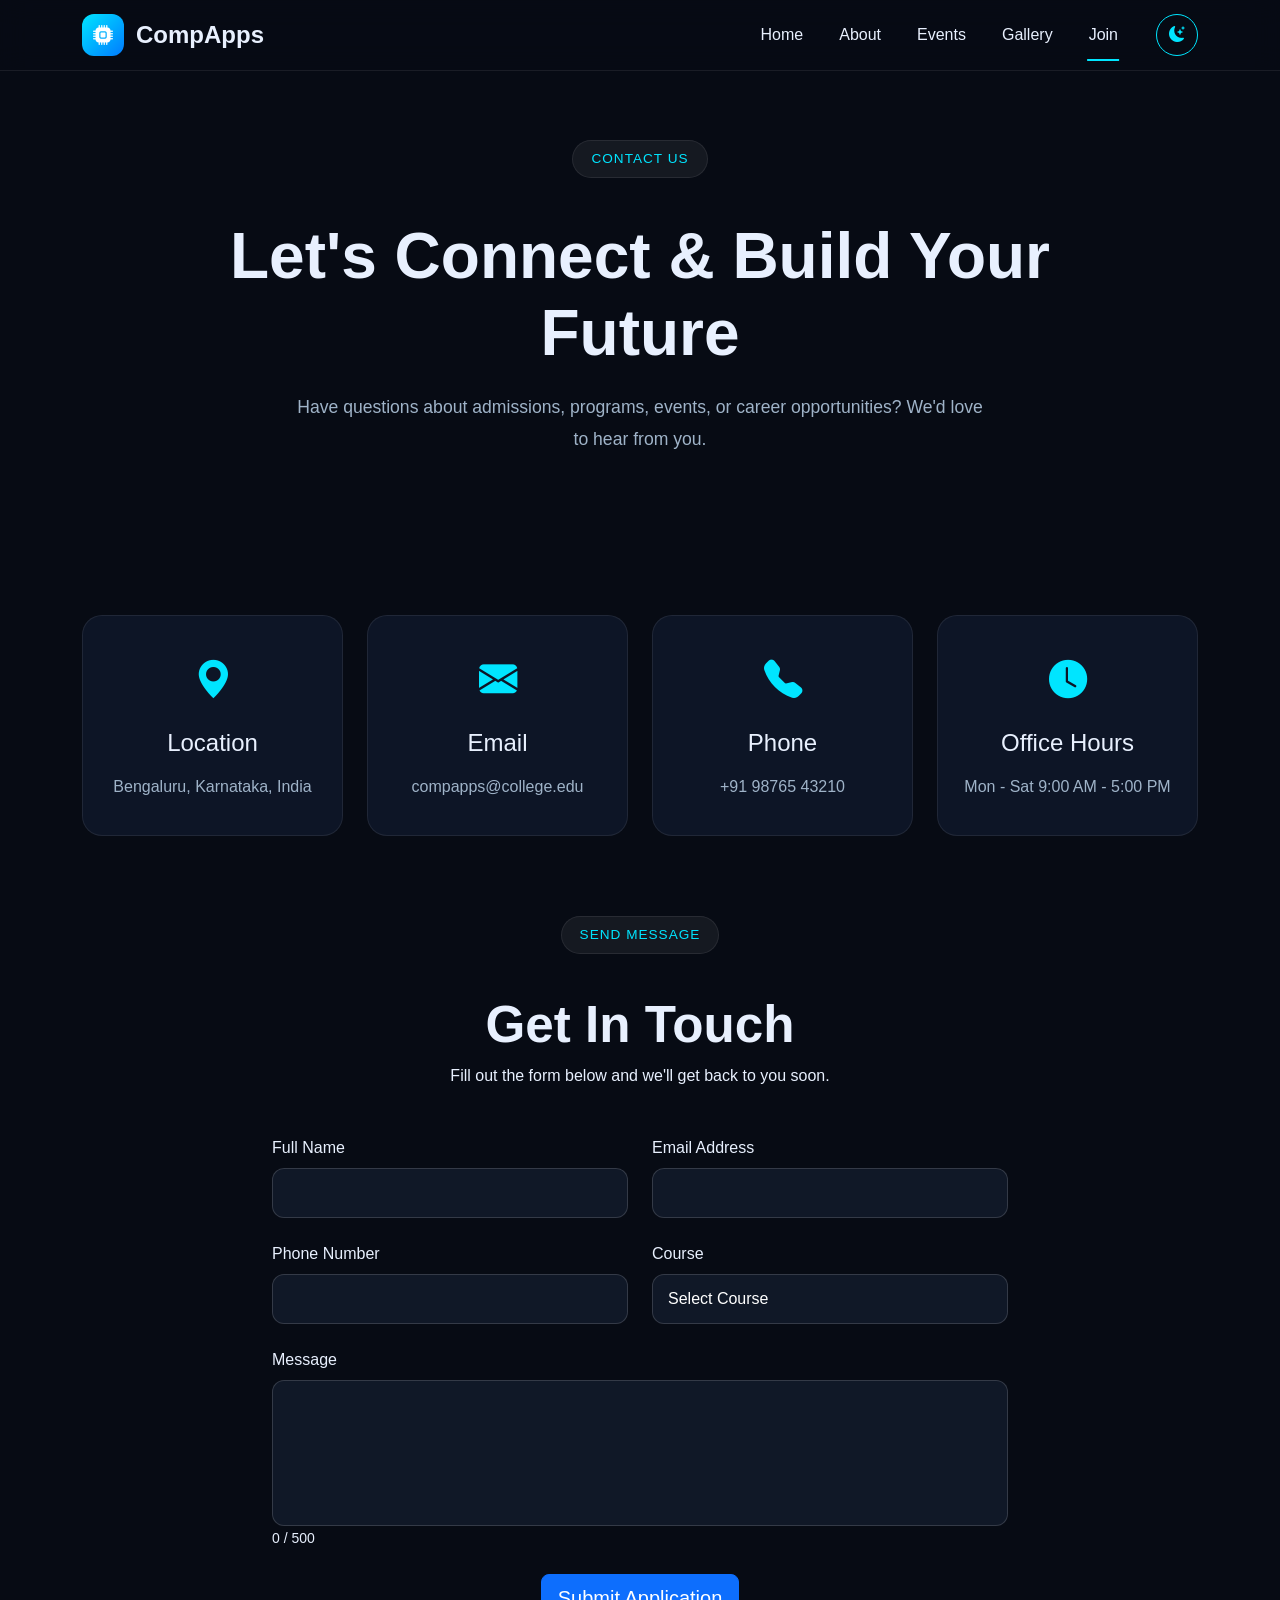
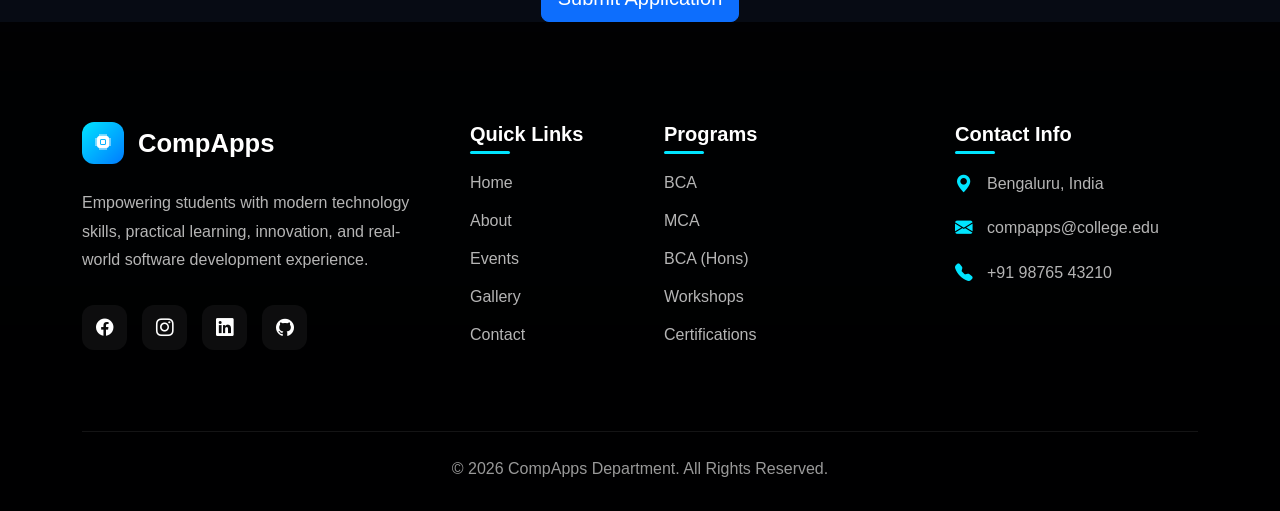
<file: contact.html>
<!DOCTYPE html>
<html lang="en" data-theme="dark">

<head>
  <meta charset="UTF-8">
  <meta name="viewport" content="width=device-width, initial-scale=1.0">
  <title>Join Us - CompApps</title>

  <!-- Bootstrap -->
  <link href="https://cdn.jsdelivr.net/npm/bootstrap@5.3.3/dist/css/bootstrap.min.css" rel="stylesheet">

  <!-- Icons -->
  <link href="https://cdn.jsdelivr.net/npm/bootstrap-icons@1.11.3/font/bootstrap-icons.css" rel="stylesheet">

  <!-- Styles -->
  <link rel="stylesheet" href="css/style.css">
  <link rel="stylesheet" href="css/pages/contact.css">
  <link href="https://unpkg.com/aos@2.3.1/dist/aos.css" rel="stylesheet">
</head>

<body>

  <!-- ================= NAVBAR ================= -->
  <nav class="navbar navbar-expand-lg fixed-top custom-navbar">

    <div class="container">

      <!-- LOGO -->
      <a class="navbar-brand" href="#">

        <div class="logo-box">
          <i class="bi bi-cpu-fill"></i>
        </div>

        <span class="logo-text">
          CompApps
        </span>

      </a>

      <!-- MOBILE TOGGLE -->
      <button class="navbar-toggler border-0" type="button" data-bs-toggle="collapse" data-bs-target="#navMenu">

        <i class="bi bi-list"></i>

      </button>

      <!-- NAV MENU -->
      <div class="collapse navbar-collapse" id="navMenu">

        <ul class="navbar-nav ms-auto align-items-lg-center">

          <li class="nav-item">
            <a class="nav-link" href="index.html">
              Home
            </a>
          </li>

          <li class="nav-item">
            <a class="nav-link" href="about.html">
              About
            </a>
          </li>

          <li class="nav-item">
            <a class="nav-link" href="events.html">
              Events
            </a>
          </li>

          <li class="nav-item">
            <a class="nav-link" href="gallery.html">
              Gallery
            </a>
          </li>

          <li class="nav-item">
            <a class="nav-link active" href="contact.html">
              Join
            </a>
          </li>

        </ul>

        <!-- THEME BUTTON -->
        <button id="themeToggle">

          <i class="bi bi-moon-stars-fill"></i>

        </button>

      </div>

    </div>

  </nav>


  <!-- HERO -->
  <!-- =====================================
     CONTACT HERO
===================================== -->

  <section class="contact-hero">

    <div class="container">

      <div class="contact-hero-content">

        <span class="section-badge" data-aos="fade-up">

          CONTACT US

        </span>

        <h1 class="contact-title" data-aos="fade-up" data-aos-delay="100">

          Let's Connect &
          Build Your Future

        </h1>

        <p class="contact-subtitle" data-aos="fade-up" data-aos-delay="200">

          Have questions about admissions,
          programs, events, or career opportunities?
          We'd love to hear from you.

        </p>

      </div>

    </div>

  </section>


  <!-- =====================================
     CONTACT INFO
===================================== -->

  <section class="contact-info-section">

    <div class="container">

      <div class="row g-4">

        <!-- LOCATION -->

        <div class="col-md-6 col-lg-3" data-aos="fade-up">

          <div class="info-card">

            <i class="bi bi-geo-alt-fill"></i>

            <h4>Location</h4>

            <p>
              Bengaluru, Karnataka,
              India
            </p>

          </div>

        </div>

        <!-- EMAIL -->

        <div class="col-md-6 col-lg-3" data-aos="fade-up" data-aos-delay="100">

          <div class="info-card">

            <i class="bi bi-envelope-fill"></i>

            <h4>Email</h4>

            <p>
              compapps@college.edu
            </p>

          </div>

        </div>

        <!-- PHONE -->

        <div class="col-md-6 col-lg-3" data-aos="fade-up" data-aos-delay="200">

          <div class="info-card">

            <i class="bi bi-telephone-fill"></i>

            <h4>Phone</h4>

            <p>
              +91 98765 43210
            </p>

          </div>

        </div>

        <!-- HOURS -->

        <div class="col-md-6 col-lg-3" data-aos="fade-up" data-aos-delay="300">

          <div class="info-card">

            <i class="bi bi-clock-fill"></i>

            <h4>Office Hours</h4>

            <p>
              Mon - Sat
              9:00 AM - 5:00 PM
            </p>

          </div>

        </div>

      </div>

    </div>

  </section>

  <!-- CONTACT -->
  <!-- =====================================
     CONTACT FORM
===================================== -->

  <section class="contact-form-section">

    <div class="container">

      <div class="row justify-content-center">

        <div class="col-lg-8">

          <div class="contact-form-wrapper" data-aos="fade-up">

            <div class="text-center mb-5">

              <span class="section-badge">

                SEND MESSAGE

              </span>

              <h2 class="section-title">

                Get In Touch

              </h2>

              <p class="form-subtitle">

                Fill out the form below and
                we'll get back to you soon.

              </p>

            </div>

            <!-- SUCCESS MESSAGE -->

            <div id="successMessage" class="alert alert-success d-none">

              Form submitted successfully!

            </div>

            <!-- FORM -->

            <form id="contactForm">

              <div class="row g-4">

                <!-- NAME -->

                <div class="col-md-6">

                  <label class="form-label">

                    Full Name

                  </label>

                  <input type="text" id="name" class="form-control">

                  <small class="error-text" id="nameError">
                  </small>

                </div>

                <!-- EMAIL -->

                <div class="col-md-6">

                  <label class="form-label">

                    Email Address

                  </label>

                  <input type="email" id="email" class="form-control">

                  <small class="error-text" id="emailError">
                  </small>

                </div>

                <!-- PHONE -->

                <div class="col-md-6">

                  <label class="form-label">

                    Phone Number

                  </label>

                  <input type="tel" id="phone" class="form-control">

                  <small class="error-text" id="phoneError">
                  </small>

                </div>

                <!-- COURSE -->

                <div class="col-md-6">

                  <label class="form-label">

                    Course

                  </label>

                  <select id="course" class="form-select">

                    <option value="">
                      Select Course
                    </option>

                    <option>
                      BCA
                    </option>

                    <option>
                      MCA
                    </option>

                    <option>
                      BCA (Hons)
                    </option>

                  </select>

                  <small class="error-text" id="courseError">
                  </small>

                </div>

                <!-- MESSAGE -->

                <div class="col-12">

                  <label class="form-label">

                    Message

                  </label>

                  <textarea id="message" rows="5" class="form-control">
                                </textarea>
                  <small id="messageCount">
                    0 / 500
                  </small>
                  <small class="error-text" id="messageError">
                  </small>

                </div>

                <!-- BUTTON -->

                <div class="col-12 text-center">

                  <button type="submit" class="btn btn-primary btn-lg">

                    Submit Application

                  </button>

                </div>

              </div>

            </form>

          </div>

        </div>

      </div>

    </div>

  </section>

  <!-- FOOTER -->
  <footer class="footer-section">

    <div class="container">

      <div class="row g-5">

        <!-- ================= BRAND ================= -->

        <div class="col-lg-4 col-md-6">

          <a class="footer-brand" href="#">

            <div class="logo-box">

              <i class="bi bi-cpu-fill"></i>

            </div>

            <span>

              CompApps

            </span>

          </a>

          <p class="footer-text">

            Empowering students with modern
            technology skills, practical learning,
            innovation, and real-world software development experience.

          </p>

          <!-- SOCIAL -->

          <div class="footer-social">

            <a href="#">

              <i class="bi bi-facebook"></i>

            </a>

            <a href="#">

              <i class="bi bi-instagram"></i>

            </a>

            <a href="#">

              <i class="bi bi-linkedin"></i>

            </a>

            <a href="#">

              <i class="bi bi-github"></i>

            </a>

          </div>

        </div>

        <!-- ================= QUICK LINKS ================= -->

        <div class="col-lg-2 col-md-6">

          <h5 class="footer-title">

            Quick Links

          </h5>

          <ul class="footer-links">

            <li>
              <a href="index.html">
                Home
              </a>
            </li>

            <li>
              <a href="about.html">
                About
              </a>
            </li>

            <li>
              <a href="events.html">
                Events
              </a>
            </li>

            <li>
              <a href="gallery.html">
                Gallery
              </a>
            </li>

            <li>
              <a href="contact.html">
                Contact
              </a>
            </li>

          </ul>

        </div>

        <!-- ================= PROGRAMS ================= -->

        <div class="col-lg-3 col-md-6">

          <h5 class="footer-title">

            Programs

          </h5>

          <ul class="footer-links">

            <li>
              <a href="#">
                BCA
              </a>
            </li>

            <li>
              <a href="#">
                MCA
              </a>
            </li>

            <li>
              <a href="#">
                BCA (Hons)
              </a>
            </li>

            <li>
              <a href="#">
                Workshops
              </a>
            </li>

            <li>
              <a href="#">
                Certifications
              </a>
            </li>

          </ul>

        </div>

        <!-- ================= CONTACT ================= -->

        <div class="col-lg-3 col-md-6">

          <h5 class="footer-title">

            Contact Info

          </h5>

          <div class="footer-contact">

            <div class="footer-contact-item">

              <i class="bi bi-geo-alt-fill"></i>

              <span>
                Bengaluru, India
              </span>

            </div>

            <div class="footer-contact-item">

              <i class="bi bi-envelope-fill"></i>

              <span>
                compapps@college.edu
              </span>

            </div>

            <div class="footer-contact-item">

              <i class="bi bi-telephone-fill"></i>

              <span>
                +91 98765 43210
              </span>

            </div>

          </div>

        </div>

      </div>

      <!-- ================= COPYRIGHT ================= -->

      <div class="footer-bottom">

        <p>

          © 2026 CompApps Department.
          All Rights Reserved.

        </p>

      </div>

    </div>

  </footer>
<button id="scrollTopBtn">

    <i class="bi bi-arrow-up"></i>
</button>
  <!-- JS -->
  <script src="https://unpkg.com/aos@2.3.1/dist/aos.js"></script>

  <script>
    AOS.init({
      duration: 1000,
      once: true
    });
  </script>
  <script src="https://cdn.jsdelivr.net/npm/bootstrap@5.3.3/dist/js/bootstrap.bundle.min.js"></script>
  <script src="js/theme.js"></script>
  <script src="js/contact.js"></script>
  <script src="js/common.js"></script>

</body>

</html>
</file>
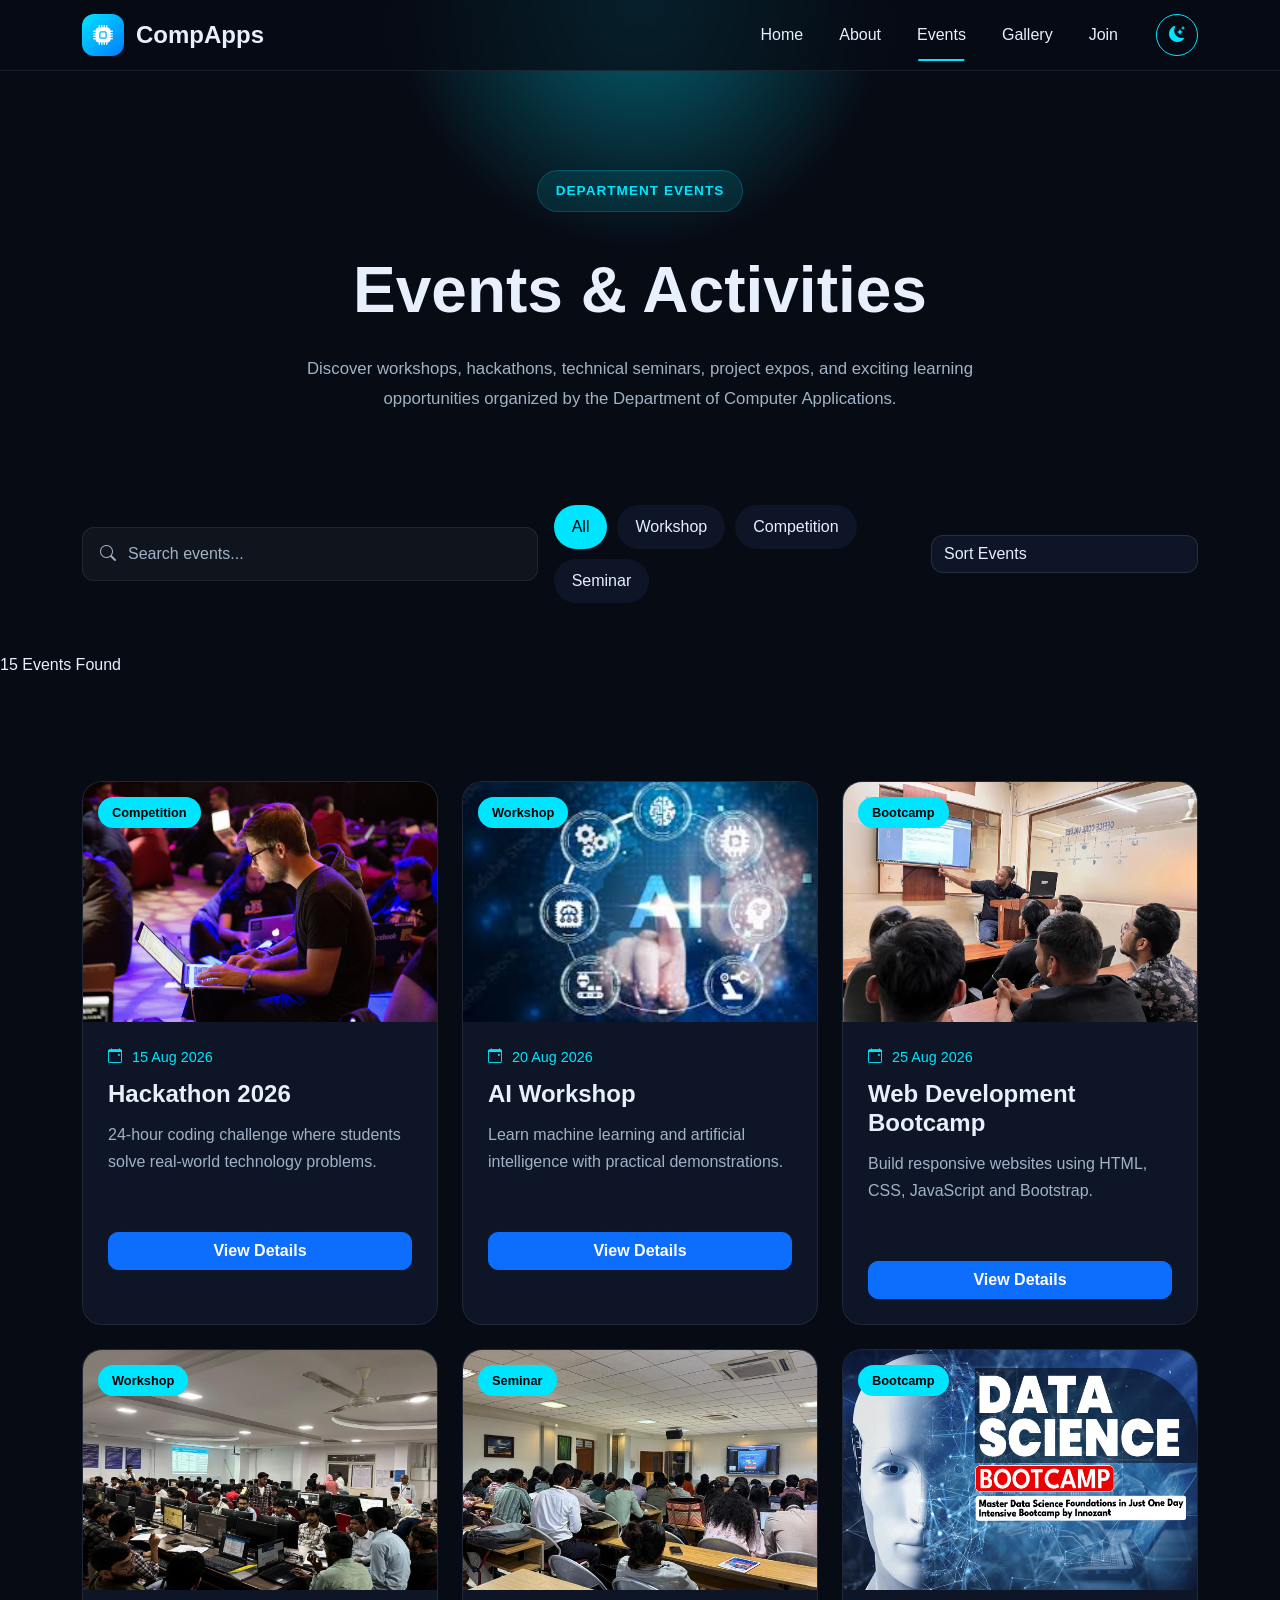
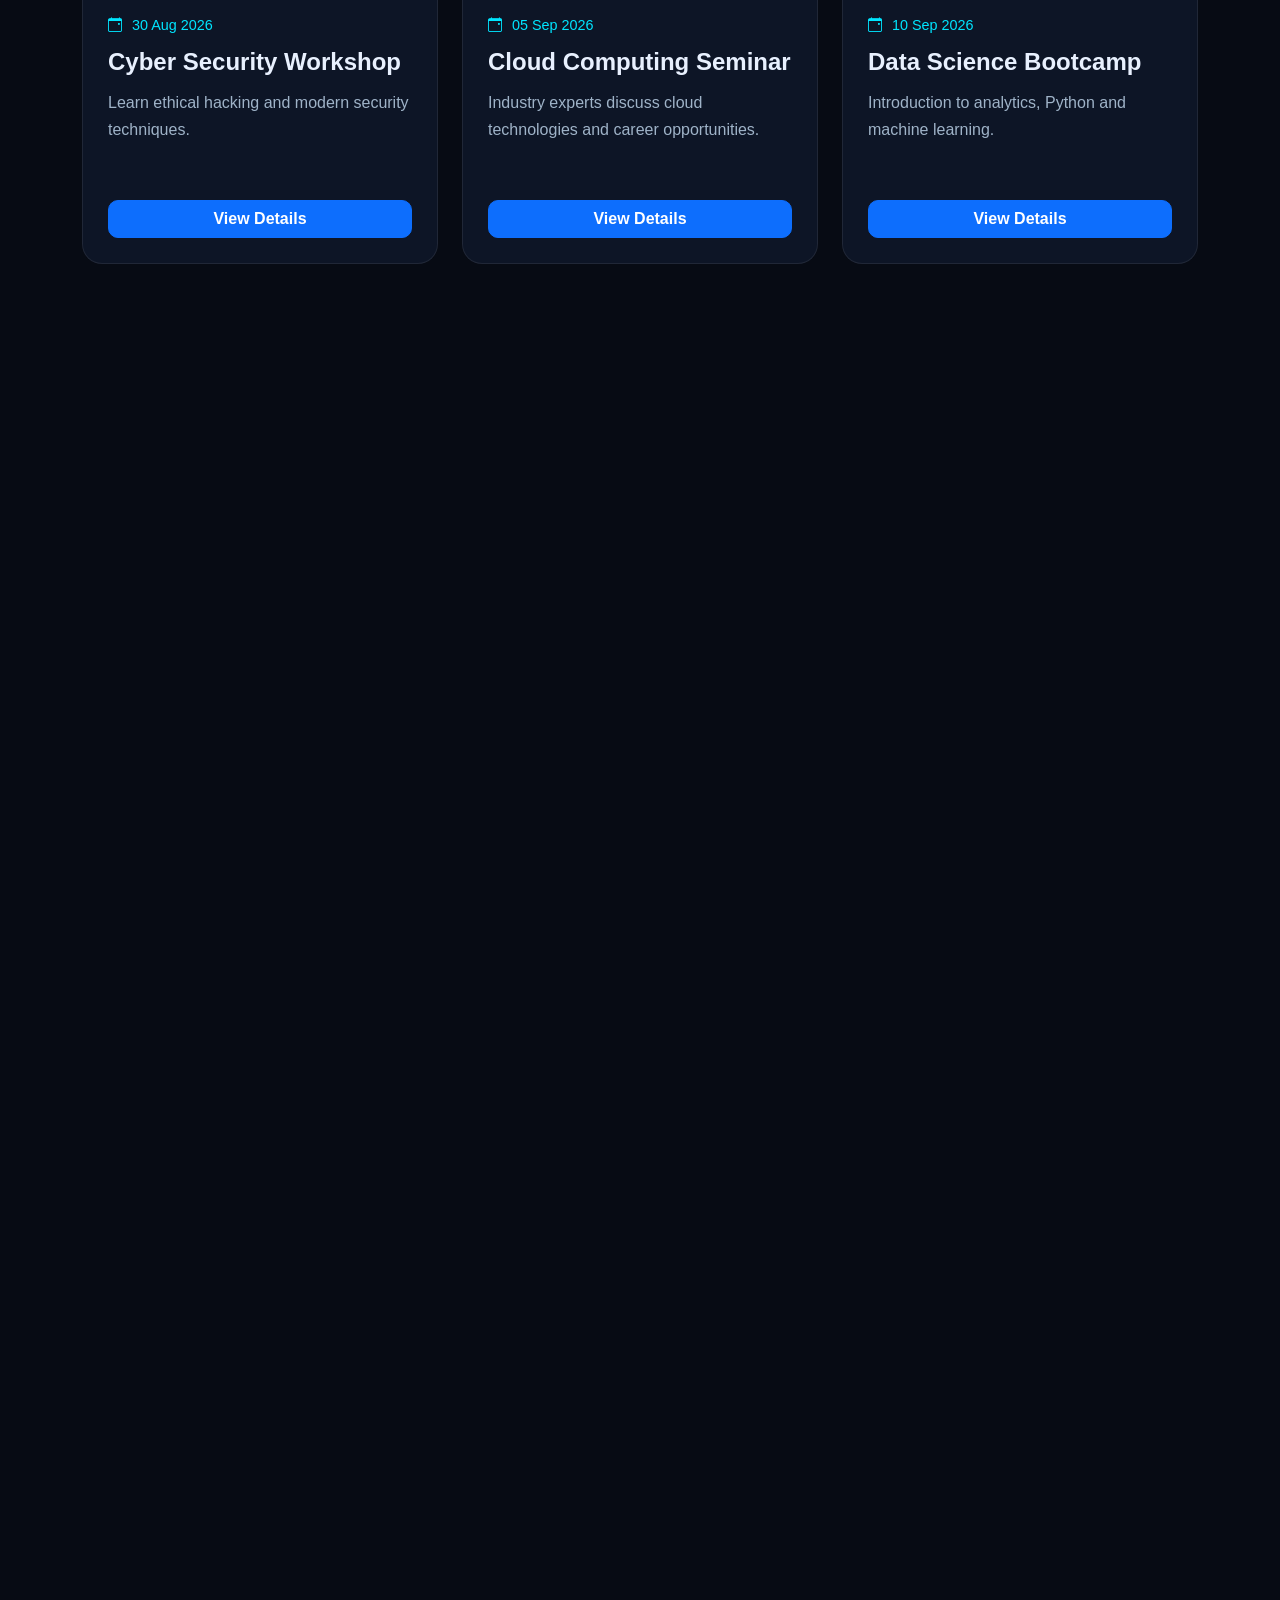
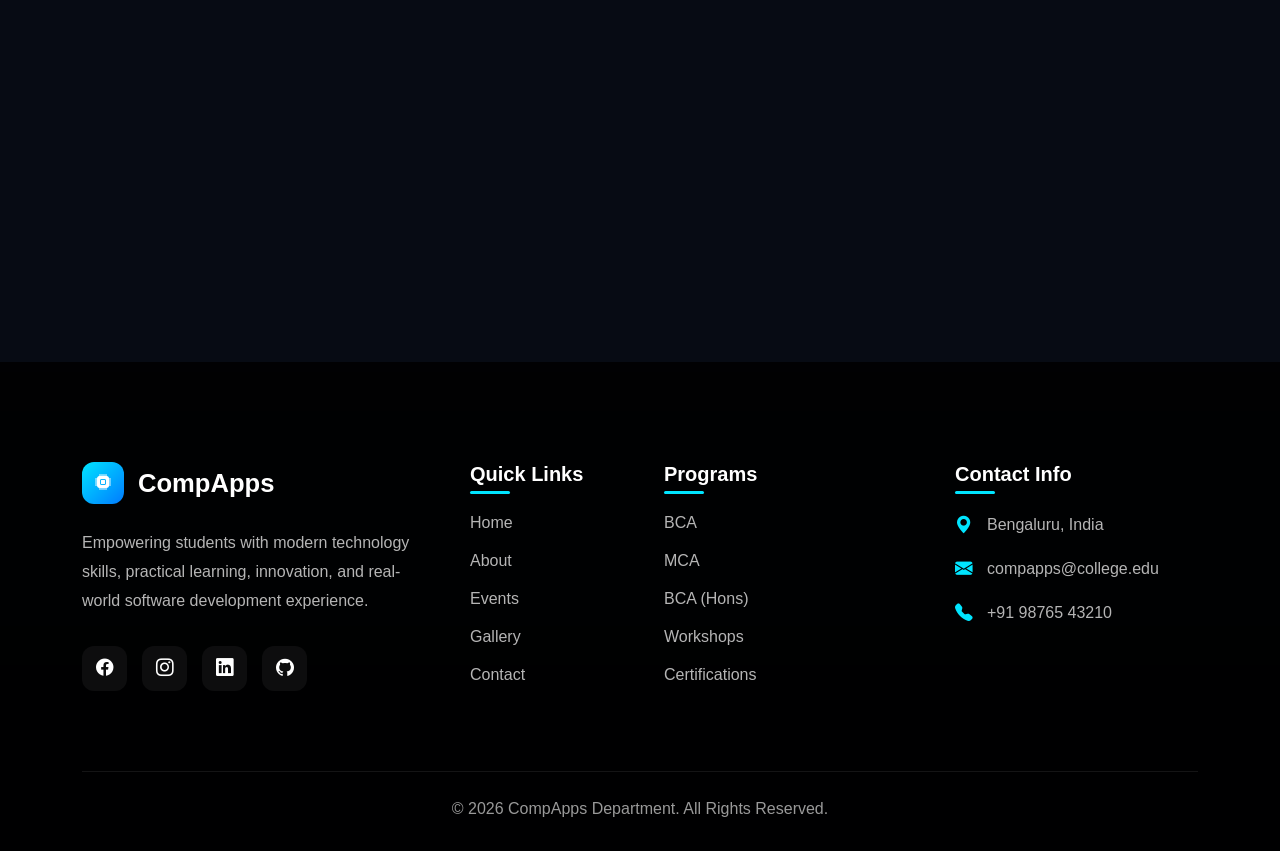
<file: events.html>
<!DOCTYPE html>
<html lang="en" data-theme="dark">

<head>
  <meta charset="UTF-8">
  <meta name="viewport" content="width=device-width, initial-scale=1.0">
  <title>Events - CompApps</title>

  <!-- Bootstrap -->
  <link href="https://cdn.jsdelivr.net/npm/bootstrap@5.3.3/dist/css/bootstrap.min.css" rel="stylesheet">

  <!-- Icons -->
  <link href="https://cdn.jsdelivr.net/npm/bootstrap-icons@1.11.3/font/bootstrap-icons.css" rel="stylesheet">

  <!-- Styles -->
  <link rel="stylesheet" href="css/style.css">
  <link rel="stylesheet" href="css/pages/events.css">
  <!-- AOS Animation -->
  <link href="https://unpkg.com/aos@2.3.1/dist/aos.css" rel="stylesheet">
</head>

<body>

  <!-- ================= NAVBAR ================= -->
  <nav class="navbar navbar-expand-lg fixed-top custom-navbar">

    <div class="container">

      <!-- LOGO -->
      <a class="navbar-brand" href="#">

        <div class="logo-box">
          <i class="bi bi-cpu-fill"></i>
        </div>

        <span class="logo-text">
          CompApps
        </span>

      </a>

      <!-- MOBILE TOGGLE -->
      <button class="navbar-toggler border-0" type="button" data-bs-toggle="collapse" data-bs-target="#navMenu">

        <i class="bi bi-list"></i>

      </button>

      <!-- NAV MENU -->
      <div class="collapse navbar-collapse" id="navMenu">

        <ul class="navbar-nav ms-auto align-items-lg-center">

          <li class="nav-item">
            <a class="nav-link" href="index.html">
              Home
            </a>
          </li>

          <li class="nav-item">
            <a class="nav-link" href="about.html">
              About
            </a>
          </li>

          <li class="nav-item">
            <a class="nav-link active" href="events.html">
              Events
            </a>
          </li>

          <li class="nav-item">
            <a class="nav-link" href="gallery.html">
              Gallery
            </a>
          </li>

          <li class="nav-item">
            <a class="nav-link" href="contact.html">
              Join
            </a>
          </li>

        </ul>

        <!-- THEME BUTTON -->
        <button id="themeToggle">

          <i class="bi bi-moon-stars-fill"></i>

        </button>

      </div>

    </div>

  </nav>
  <!-- HERO -->
  <!-- ================= EVENTS HERO ================= -->

  <section class="events-hero">

    <div class="container">

      <div class="events-hero-content">

        <span class="section-badge">
          DEPARTMENT EVENTS
        </span>

        <h1 class="events-title">
          Events & Activities
        </h1>

        <p class="events-subtitle">

          Discover workshops, hackathons,
          technical seminars, project expos,
          and exciting learning opportunities
          organized by the Department of
          Computer Applications.

        </p>

      </div>

    </div>

  </section>
  <!-- ================= EVENTS CONTROLS ================= -->

  <section class="events-controls">

    <div class="container">

      <div class="row g-3 align-items-center">

        <!-- SEARCH -->

        <div class="col-lg-5">

          <div class="search-box">

            <i class="bi bi-search"></i>

            <input type="text" id="searchInput" class="form-control" placeholder="Search events...">

          </div>

        </div>

        <!-- FILTERS -->

        <div class="col-lg-4">

          <div class="filter-buttons">

            <button class="filter-btn active" data-category="All">

              All

            </button>

            <button class="filter-btn" data-category="Workshop">

              Workshop

            </button>

            <button class="filter-btn" data-category="Competition">

              Competition

            </button>

            <button class="filter-btn" data-category="Seminar">

              Seminar

            </button>

          </div>

        </div>

        <!-- SORT -->

        <div class="col-lg-3">

          <select id="sortSelect" class="form-select">

            <option value="default">

              Sort Events

            </option>

            <option value="az">

              A-Z

            </option>

            <option value="za">

              Z-A

            </option>

          </select>

        </div>

      </div>

    </div>

  </section>

  <div class="results-count mb-4">

    <span id="resultsCount">

    </span>

  </div>
  <!-- EVENTS LIST -->
  <!-- ================= EVENTS GRID ================= -->
  <section class="events-grid-section">

    <div class="container">

      <div class="row g-4" id="eventsContainer">

      </div>

    </div>

  </section>

  <!-- ================= EVENT MODAL ================= -->

  <div class="modal fade" id="eventModal" tabindex="-1">

    <div class="modal-dialog modal-lg modal-dialog-centered">

      <div class="modal-content event-modal">

        <div class="modal-header">

          <h4 id="modalTitle"></h4>

          <button type="button" class="btn-close" data-bs-dismiss="modal">
          </button>

        </div>

        <div class="modal-body">

          <img id="modalImage" class="img-fluid rounded mb-4" alt="">

          <div class="event-meta">

            <p>
              <strong>Date:</strong>
              <span id="modalDate"></span>
            </p>

            <p>
              <strong>Venue:</strong>
              <span id="modalVenue"></span>
            </p>

            <p>
              <strong>Category:</strong>
              <span id="modalCategory"></span>
            </p>

          </div>

          <p id="modalDescription"></p>

        </div>

      </div>

    </div>

  </div>

  <!-- ================= FOOTER ================= -->

  <footer class="footer-section">

    <div class="container">

      <div class="row g-5">

        <!-- ================= BRAND ================= -->

        <div class="col-lg-4 col-md-6">

          <a class="footer-brand" href="#">

            <div class="logo-box">

              <i class="bi bi-cpu-fill"></i>

            </div>

            <span>

              CompApps

            </span>

          </a>

          <p class="footer-text">

            Empowering students with modern
            technology skills, practical learning,
            innovation, and real-world software development experience.

          </p>

          <!-- SOCIAL -->

          <div class="footer-social">

            <a href="#">

              <i class="bi bi-facebook"></i>

            </a>

            <a href="#">

              <i class="bi bi-instagram"></i>

            </a>

            <a href="#">

              <i class="bi bi-linkedin"></i>

            </a>

            <a href="#">

              <i class="bi bi-github"></i>

            </a>

          </div>

        </div>

        <!-- ================= QUICK LINKS ================= -->

        <div class="col-lg-2 col-md-6">

          <h5 class="footer-title">

            Quick Links

          </h5>

          <ul class="footer-links">

            <li>
              <a href="index.html">
                Home
              </a>
            </li>

            <li>
              <a href="about.html">
                About
              </a>
            </li>

            <li>
              <a href="events.html">
                Events
              </a>
            </li>

            <li>
              <a href="gallery.html">
                Gallery
              </a>
            </li>

            <li>
              <a href="contact.html">
                Contact
              </a>
            </li>

          </ul>

        </div>

        <!-- ================= PROGRAMS ================= -->

        <div class="col-lg-3 col-md-6">

          <h5 class="footer-title">

            Programs

          </h5>

          <ul class="footer-links">

            <li>
              <a href="#">
                BCA
              </a>
            </li>

            <li>
              <a href="#">
                MCA
              </a>
            </li>

            <li>
              <a href="#">
                BCA (Hons)
              </a>
            </li>

            <li>
              <a href="#">
                Workshops
              </a>
            </li>

            <li>
              <a href="#">
                Certifications
              </a>
            </li>

          </ul>

        </div>

        <!-- ================= CONTACT ================= -->

        <div class="col-lg-3 col-md-6">

          <h5 class="footer-title">

            Contact Info

          </h5>

          <div class="footer-contact">

            <div class="footer-contact-item">

              <i class="bi bi-geo-alt-fill"></i>

              <span>
                Bengaluru, India
              </span>

            </div>

            <div class="footer-contact-item">

              <i class="bi bi-envelope-fill"></i>

              <span>
                compapps@college.edu
              </span>

            </div>

            <div class="footer-contact-item">

              <i class="bi bi-telephone-fill"></i>

              <span>
                +91 98765 43210
              </span>

            </div>

          </div>

        </div>

      </div>

      <!-- ================= COPYRIGHT ================= -->

      <div class="footer-bottom">

        <p>

          © 2026 CompApps Department.
          All Rights Reserved.

        </p>

      </div>

    </div>

  </footer>
  <button id="scrollTopBtn">

    <i class="bi bi-arrow-up"></i>
  </button>
  <!-- JS -->
  <script src="https://cdn.jsdelivr.net/npm/bootstrap@5.3.3/dist/js/bootstrap.bundle.min.js"></script>
  <!-- AOS Animation -->
  <script src="https://unpkg.com/aos@2.3.1/dist/aos.js"></script>

  <script>
    AOS.init({
      duration: 900,
      once: true
    });
  </script>
  <script src="js/theme.js"></script>
  <script src="js/events.js"></script>
  <script src="js/common.js"></script>
</body>

</html>
</file>
<file: css/style.css>
* {
  margin: 0;
  padding: 0;
  box-sizing: border-box;
}

/* ================= THEME VARIABLES ================= */

:root {
  --bg: #070b14;
  --bg-soft: #0d1526;

  --text: #e8f0fe;
  --muted: #9fb3c8;

  --accent: #00e5ff;
  --accent-glow: rgba(0, 229, 255, 0.4);

  --nav-bg: rgba(7, 11, 20, 0.75);

  --input-bg: rgba(255, 255, 255, 0.04);
  --input-border: rgba(255, 255, 255, 0.08);
  --form-bg: rgba(255, 255, 255, 0.04);
}

[data-theme="light"] {
  --bg: #ffffff;
  --bg-soft: #f4f7fb;

  --text: #111111;
  --muted: #555555;

  --accent: #007bff;
  --accent-glow: rgba(0, 123, 255, 0.3);

  --nav-bg: rgba(255, 255, 255, 0.85);

  --input-bg: #ffffff;
  --input-border: rgba(0, 0, 0, 0.1);
  --form-bg: #f5f7fb;
}

html {
  scroll-behavior: smooth;
}

/* ================= BODY ================= */

body {
  font-family: "Segoe UI", sans-serif;

  background: var(--bg);
  color: var(--text);

  min-height: 100vh;
}

/* ================= NAVBAR ================= */

.custom-navbar {
  background: var(--nav-bg);

  backdrop-filter: blur(14px);

  border-bottom: 1px solid rgba(255, 255, 255, 0.08);

  padding: 14px 0;

  transition: 0.3s ease;
  z-index: 1050;
}

/* LOGO */

.navbar-brand {
  display: flex;
  align-items: center;
  justify-content: center;

  gap: 12px;

  text-decoration: none;

  margin: 0;

  padding: 0;
}

/* LOGO BOX */

.logo-box {
  width: 42px;
  height: 42px;

  display: flex;
  align-items: center;
  justify-content: center;

  border-radius: 12px;

  background: linear-gradient(135deg, var(--accent), #007bff);

  color: white;

  flex-shrink: 0;
}

/* TEXT */

.logo-text {
  display: flex;
  align-items: center;

  margin: 0;

  padding: 0;

  line-height: 1;

  color: var(--text);

  font-size: 1.5rem;
  font-weight: 700;
}

/* NAV LINKS */

.nav-link {
  color: var(--text) !important;

  margin: 0 10px;

  font-weight: 500;

  position: relative;

  transition: 0.3s ease;
}

/* UNDERLINE EFFECT */

.nav-link::after {
  content: "";

  position: absolute;

  left: 50%;
  bottom: -6px;

  width: 0%;
  height: 2px;

  background: var(--accent);

  transform: translateX(-50%);

  transition: 0.3s ease;
}

.nav-link:hover::after,
.nav-link.active::after {
  width: 70%;
}

.nav-link:hover {
  color: var(--accent) !important;
}

/* MOBILE TOGGLE */

.navbar-toggler {

  border: none !important;

  box-shadow: none !important;

  color: var(--text);

  font-size: 2rem;

}

.navbar-toggler i {

  color: var(--text) !important;

  font-size: 2rem;

}

.navbar-toggler:focus {
  box-shadow: none;
}


/* THEME BUTTON */

#themeToggle {
  margin-left: 20px;

  width: 42px;
  height: 42px;

  border-radius: 50%;

  border: 1px solid var(--accent);

  background: transparent;

  color: var(--accent);

  transition: 0.3s ease;
}

#themeToggle:hover {
  background: var(--accent);

  color: #000;

  box-shadow: 0 0 20px var(--accent-glow);
}

/* ================= MOBILE ================= */

@media (max-width: 991px) {
  .navbar-collapse {
    margin-top: 20px;

    background: var(--bg-soft);

    padding: 20px;

    border-radius: 16px;
    box-shadow: 0 15px 40px rgba(0, 0, 0, 0.25);
    border: 1px solid rgba(255, 255, 255, 0.08);
  }

  .nav-link {
    margin: 12px 0;
  }

  #themeToggle {
    margin-top: 15px;

    margin-left: 0;
  }
}

/* ================= HERO CAROUSEL ================= */

.hero-carousel-section {
  position: relative;
}

.carousel-item {
  height: 100vh;
  transition:
    transform 1.4s ease-in-out,
    opacity 1.4s ease-in-out;
}

.carousel-img {
  width: 100%;
  height: 95vh;

  object-fit: cover;

  animation: zoomEffect 8s linear infinite;
}

/* OVERLAY */

.carousel-overlay {
  position: absolute;

  inset: 0;

  background: linear-gradient(
    to right,
    rgba(0, 0, 0, 0.82),
    rgba(0, 0, 0, 0.45),
    rgba(0, 0, 0, 0.65)
  );
}

/* CAPTION */

.custom-caption {
  position: absolute;

  top: 50%;
  left: 50%;

  transform: translate(-50%, -50%);

  width: 100%;

  text-align: center;

  z-index: 2;
}

/* TITLE */

.custom-caption h1 {
  font-size: clamp(3rem, 6vw, 5rem);

  font-weight: 800;

  color: #fff;

  line-height: 1.2;
}

.custom-caption h1 span {
  color: var(--accent);
}

/* TEXT */

.custom-caption p {
  max-width: 750px;

  margin: 25px auto;

  color: #f1f1f1;

  font-size: 1.1rem;

  line-height: 1.7;
}

/* BUTTONS */

/* ================= HERO BUTTONS ================= */

.hero-buttons {
  margin-top: 30px;

  display: flex;

  justify-content: center;

  align-items: center;

  gap: 18px;

  flex-wrap: wrap;
}

.hero-buttons .btn {
  min-width: 180px;

  padding: 14px 26px;

  font-weight: 600;

  border-radius: 12px;

  transition: 0.3s ease;
}

/* PRIMARY */

.hero-buttons .btn-primary {
  background: var(--accent);

  border: none;

  color: #000;
}

/* LIGHT BUTTON */

.hero-buttons .btn-light {
  background: rgba(255, 255, 255, 0.12);

  backdrop-filter: blur(10px);

  border: 1px solid rgba(255, 255, 255, 0.2);

  color: #fff;
}

/* HOVER */

.hero-buttons .btn:hover {
  transform: translateY(-4px);
}

/* MOBILE */

@media (max-width: 768px) {
  .hero-buttons {
    flex-direction: column;

    gap: 14px;

    width: 100%;
  }

  .hero-buttons .btn {
    width: 100%;

    max-width: 320px;
  }
}

/* INDICATORS */

.carousel-indicators [data-bs-target] {
  width: 12px;
  height: 12px;

  border-radius: 50%;
}

/* CONTROLS */

.carousel-control-prev,
.carousel-control-next {
  width: 8%;
}

/* ZOOM EFFECT */

@keyframes zoomEffect {
  from {
    transform: scale(1);
  }

  to {
    transform: scale(1.08);
  }
}

/* HERO CONTENT ANIMATION */

.carousel-item.active .custom-caption {
  animation: heroFade 1.2s ease;
}

@keyframes heroFade {
  from {
    opacity: 0;

    transform: translate(-50%, -40%);
  }

  to {
    opacity: 1;

    transform: translate(-50%, -50%);
  }
}

/* MOBILE */

@media (max-width: 768px) {
  .carousel-item,
  .carousel-img {
    height: 95vh;
  }
  .custom-caption {
    padding: 0 15px;
  }
  .custom-caption h1 {
    font-size: 2rem;
  }

  .custom-caption p {
    font-size: 1rem;

    padding: 0 20px;
    max-width: 760px;

    margin: 15px auto;

    line-height: 1.7;
  }

  .hero-buttons .btn {
    margin-top: 10px;
    width: 100%;
  }

  .carousel-control-prev,
  .carousel-control-next {
    display: none;
  }
}

/* HERO BADGE */

.hero-badge {
  display: inline-block;

  margin-bottom: 20px;

  padding: 8px 18px;

  border-radius: 30px;

  background: rgba(255, 255, 255, 0.12);

  backdrop-filter: blur(10px);

  color: #fff;

  font-size: 0.85rem;

  letter-spacing: 1px;

  border: 1px solid rgba(255, 255, 255, 0.15);
}

/* EXTRA INFO */

.hero-info {
  display: flex;

  justify-content: center;

  gap: 40px;

  margin-top: 18px;

  flex-wrap: wrap;
}

.hero-info div {
  text-align: center;
}

.hero-info h5 {
  font-size: 1.8rem;

  font-weight: 700;

  color: var(--accent);

  margin-bottom: 5px;
}

.hero-info span {
  color: #ddd;

  font-size: 0.95rem;
}

/* BETTER SPACING */

.custom-caption {
  position: absolute;

  top: 50%;
  left: 50%;

  transform: translate(-50%, -50%);

  width: 100%;
  max-width: 900px;

  padding: 0 20px;

  text-align: center;

  z-index: 2;
}

/* BETTER TEXT WIDTH */

.custom-caption p {
  max-width: 780px;
}

/* MOBILE */

@media (max-width: 768px) {
  .hero-info {
    gap: 20px;

    flex-wrap: wrap;
  }

  .hero-info h5 {
    font-size: 1.2rem;
  }

  .hero-badge {
    font-size: 0.75rem;
  }
}

/* ================= ABOUT SECTION ================= */

.about-section {
  padding: 100px 0;

  background: var(--bg);
}

/* BADGE */

.section-badge {
  display: inline-block;

  padding: 8px 18px;

  border-radius: 30px;

  background: rgba(255, 255, 255, 0.06);

  border: 1px solid rgba(255, 255, 255, 0.08);

  color: var(--accent);

  font-size: 0.85rem;

  letter-spacing: 1px;

  margin-bottom: 20px;
}

/* TITLE */

.about-title {
  font-size: clamp(2.2rem, 4vw, 3.4rem);

  font-weight: 800;

  line-height: 1.3;

  color: var(--text);

  margin-bottom: 25px;
}

/* TEXT */

.about-text {
  color: var(--muted);

  line-height: 1.8;

  margin-bottom: 18px;

  font-size: 1rem;
}

/* HIGHLIGHTS */

.about-highlights {
  margin-top: 30px;
}

.highlight-item {
  display: flex;

  align-items: center;

  gap: 12px;

  margin-bottom: 18px;
}

.highlight-item i {
  color: var(--accent);

  font-size: 1.1rem;
}

.highlight-item span {
  color: var(--text);
}

/* BUTTON */

.about-btn {
  margin-top: 20px;

  padding: 12px 26px;

  font-weight: 600;
}

/* VIDEO CONTAINER */

.about-video-container {
  position: relative;

  overflow: hidden;

  border-radius: 24px;

  border: 1px solid rgba(255, 255, 255, 0.08);

  background: var(--bg-soft);

  box-shadow: 0 20px 50px rgba(0, 0, 0, 0.35);
}

/* VIDEO */

.about-video {
  width: 100%;

  display: block;

  border-radius: 24px;
}

/* MOBILE */

@media (max-width: 991px) {
  .about-section {
    text-align: center;
  }

  .highlight-item {
    justify-content: center;
  }

  .about-video-container {
    margin-top: 20px;
  }
}

/* ================= EVENTS SECTION ================= */

.events-section {
  padding: 100px 0;

  background: var(--bg-soft);
}

/* HEADER */

.section-header {
  margin-bottom: 60px;
}

.section-title {
  font-size: clamp(2.2rem, 4vw, 3.4rem);

  font-weight: 800;

  margin-top: 20px;

  color: var(--text);
}

.section-subtitle {
  max-width: 700px;

  margin: 20px auto 0;

  color: var(--muted);

  line-height: 1.8;
}

/* CARD LINK */

.event-card-link {
  text-decoration: none;
}

/* EVENT CARD */

.event-card {
  background: rgba(255, 255, 255, 0.04);

  border: 1px solid rgba(255, 255, 255, 0.08);

  border-radius: 24px;

  overflow: hidden;

  transition: 0.4s ease;

  height: 100%;

  backdrop-filter: blur(12px);
}

/* IMAGE */

.event-card img {
  width: 100%;

  height: 240px;

  object-fit: cover;

  transition: 0.5s ease;
}

/* CONTENT */

.event-content {
  padding: 25px;
}

/* TAG */

.event-tag {
  display: inline-block;

  padding: 6px 14px;

  border-radius: 30px;

  background: rgba(0, 229, 255, 0.12);

  color: var(--accent);

  font-size: 0.8rem;

  margin-bottom: 18px;
}

/* TITLE */

.event-content h4 {
  color: var(--text);

  font-weight: 700;

  margin-bottom: 15px;
}

/* TEXT */

.event-content p {
  color: var(--muted);

  line-height: 1.7;
}

/* HOVER */

.event-card:hover {
  transform: translateY(-12px);

  border-color: rgba(0, 229, 255, 0.35);

  box-shadow: 0 25px 50px rgba(0, 0, 0, 0.35);
}

.event-card:hover img {
  transform: scale(1.08);
}

/* BUTTON */

.events-btn {
  padding: 12px 28px;

  font-weight: 600;
}

/* MOBILE */

@media (max-width: 768px) {
  .event-card img {
    height: 220px;
  }
}

/* ================= GALLERY SECTION ================= */

.gallery-section {
  padding: 100px 0;

  background: var(--bg);
}

/* GRID */

.gallery-grid {
  display: grid;

  grid-template-columns: repeat(3, 1fr);

  gap: 20px;
}

/* ITEM */

.gallery-item {
  position: relative;

  overflow: hidden;

  border-radius: 24px;

  height: 280px;

  cursor: pointer;
}

/* LARGE ITEM */

.gallery-item.large {
  grid-column: span 2;
}

/* IMAGE */

.gallery-item img {
  width: 100%;
  height: 100%;

  object-fit: cover;

  transition: transform 0.6s ease;
}

/* OVERLAY */

.gallery-item::before {
  content: "";

  position: absolute;

  inset: 0;

  background: linear-gradient(to top, rgba(0, 0, 0, 0.55), transparent);

  opacity: 0;

  transition: 0.4s ease;

  z-index: 1;
}

/* HOVER */

.gallery-item:hover img {
  transform: scale(1.08);
}

.gallery-item:hover::before {
  opacity: 1;
}

/* BUTTON */

.gallery-btn {
  padding: 12px 28px;

  font-weight: 600;
}

/* MOBILE */

@media (max-width: 991px) {
  .gallery-grid {
    grid-template-columns: repeat(2, 1fr);
  }

  .gallery-item.large {
    grid-column: span 2;
  }
}

@media (max-width: 768px) {
  .gallery-grid {
    grid-template-columns: 1fr;
  }

  .gallery-item,
  .gallery-item.large {
    grid-column: span 1;

    height: 240px;
  }
}

/* ================= CONTACT SECTION ================= */

.contact-section {
  padding: 100px 0;

  background: var(--bg);
}

/* TITLE */

.contact-title {
  font-size: clamp(2.2rem, 4vw, 3.4rem);

  font-weight: 800;

  margin: 25px 0;

  color: var(--text);
}

/* TEXT */

.contact-text {
  color: var(--muted);

  line-height: 1.8;

  margin-bottom: 35px;
}

/* CONTACT INFO */

.contact-info {
  display: flex;

  flex-direction: column;

  gap: 20px;
}

.info-item {
  display: flex;

  align-items: center;

  gap: 15px;
}

.info-item i {
  width: 50px;
  height: 50px;

  display: flex;
  align-items: center;
  justify-content: center;

  border-radius: 12px;

  background: rgba(0, 229, 255, 0.1);

  color: var(--accent);

  font-size: 1.2rem;
}

/* FORM */

.contact-form {
  background: var(--form-bg);

  border: 1px solid var(--input-border);

  padding: 40px;

  border-radius: 24px;

  backdrop-filter: blur(12px);

  box-shadow: 0 20px 50px rgba(0, 0, 0, 0.3);
}

/* INPUT */

.form-control {
  background: var(--input-bg);

  border: 1px solid var(--input-border);

  color: var(--text);

  padding: 14px 18px;

  border-radius: 12px;

  transition: 0.3s ease;
}

/* PLACEHOLDER */

.form-control::placeholder {
  color: var(--muted);
}

/* SELECT OPTION */

.form-control option {
  color: #000;
}

/* FOCUS */

.form-control:focus {
  border-color: var(--accent);

  box-shadow: 0 0 15px rgba(0, 229, 255, 0.15);

  background: var(--input-bg);

  color: var(--text);
}

textarea.form-control,
select.form-control {
  resize: none;

  appearance: none;
}

/* BUTTON */

.contact-btn {
  width: 100%;

  padding: 14px;

  font-weight: 600;

  border-radius: 12px;
}

/* ERROR */

.error {
  color: #ff5c5c;

  display: block;

  margin-top: 6px;

  font-size: 0.85rem;
}

/* MOBILE */

@media (max-width: 768px) {
  .contact-form {
    padding: 25px;
  }

  .contact-section {
    text-align: center;
  }

  .info-item {
    justify-content: center;
  }
}

/* ================= FOOTER ================= */

.footer-section {
  padding: 100px 0 30px;

  background: linear-gradient(to top, rgba(0, 0, 0, 0.95), rgba(0, 0, 0, 0.85));

  position: relative;

  overflow: hidden;
}

/* BRAND */

.footer-brand {
  display: flex;

  align-items: center;

  gap: 14px;

  text-decoration: none;

  margin-bottom: 25px;
}

.footer-brand span {
  font-size: 1.6rem;

  font-weight: 700;

  color: #fff;
}

/* TEXT */

.footer-text {
  color: #b5b5b5;

  line-height: 1.8;

  margin-bottom: 30px;
}

/* TITLES */

.footer-title {
  color: #fff;

  font-weight: 700;

  margin-bottom: 25px;

  position: relative;
}

/* UNDERLINE */

.footer-title::after {
  content: "";

  position: absolute;

  left: 0;
  bottom: -8px;

  width: 40px;
  height: 3px;

  background: var(--accent);

  border-radius: 20px;
}

/* LINKS */

.footer-links {
  list-style: none;

  padding: 0;
  margin: 0;
}

.footer-links li {
  margin-bottom: 14px;
}

/* LINK */

.footer-links a {
  color: #b5b5b5;

  text-decoration: none;

  transition: 0.3s ease;

  position: relative;
}

/* HOVER */

.footer-links a:hover {
  color: var(--accent);

  padding-left: 8px;
}

/* SOCIAL */

.footer-social {
  display: flex;

  gap: 15px;
}

/* ICON */

.footer-social a {
  width: 45px;
  height: 45px;

  display: flex;
  align-items: center;
  justify-content: center;

  border-radius: 12px;

  background: rgba(255, 255, 255, 0.05);

  color: #fff;

  font-size: 1.1rem;

  transition: 0.4s ease;
}

/* ICON HOVER */

.footer-social a:hover {
  background: var(--accent);

  color: #000;

  transform: translateY(-6px);

  box-shadow: 0 10px 25px rgba(0, 229, 255, 0.3);
}

/* CONTACT */

.footer-contact {
  display: flex;

  flex-direction: column;

  gap: 18px;
}

/* CONTACT ITEM */

.footer-contact-item {
  display: flex;

  align-items: center;

  gap: 14px;

  color: #b5b5b5;
}

/* ICON */

.footer-contact-item i {
  color: var(--accent);

  font-size: 1.1rem;
}

/* BOTTOM */

.footer-bottom {
  margin-top: 70px;

  padding-top: 25px;

  border-top: 1px solid rgba(255, 255, 255, 0.08);

  text-align: center;
}

/* COPYRIGHT */

.footer-bottom p {
  color: #999;

  margin: 0;
}

/* RESPONSIVE */

@media (max-width: 768px) {
  .footer-section {
    text-align: center;
  }

  .footer-brand {
    justify-content: center;
  }

  .footer-social {
    justify-content: center;
  }

  .footer-contact-item {
    justify-content: center;
  }

  .footer-title::after {
    left: 50%;

    transform: translateX(-50%);
  }
}

/* =====================================
   SCROLL TO TOP BUTTON
===================================== */

#scrollTopBtn {
  position: fixed;

  bottom: 25px;

  right: 25px;

  width: 50px;

  height: 50px;

  border: none;

  border-radius: 50%;

  background: var(--accent);

  color: #000;

  font-size: 1.3rem;

  cursor: pointer;

  z-index: 9999;

  display: flex;

  align-items: center;

  justify-content: center;

  opacity: 0;

  visibility: hidden;

  transform: translateY(20px);

  transition: all 0.3s ease;

  box-shadow: 0 5px 20px rgba(0, 0, 0, 0.25);
}

#scrollTopBtn.show {
  opacity: 1;

  visibility: visible;

  transform: translateY(0);
}

#scrollTopBtn:hover {
  transform: translateY(-5px);

  box-shadow: 0 10px 25px var(--accent-glow);
}
</file>
<file: css/pages/about.css>
/* =====================================
   HERO
===================================== */

.about-hero {

    min-height: 50vh;

    display: flex;

    align-items: center;

    justify-content: center;

    text-align: center;

    padding: 140px 0 80px;

}

.about-hero-content {

    max-width: 800px;

    margin: auto;

}

.about-hero-title {

    font-size: clamp(2.5rem,5vw,4rem);

    font-weight: 800;

    margin: 20px 0;

}

.about-hero-subtitle {

    color: var(--muted);

    font-size: 1.1rem;

    max-width: 700px;

    margin: auto;

}

/* =====================================
   COMMON
===================================== */

.section-badge {

    display: inline-block;

    padding: 8px 18px;

    border-radius: 30px;

    background: rgba(0,229,255,.12);

    color: var(--accent);

    font-size: .85rem;

    font-weight: 600;

}

.section-title {

    font-size: 2.3rem;

    margin: 20px 0;

    font-weight: 700;

}

/* =====================================
   ABOUT INFO
===================================== */

.about-info {

    padding: 100px 0;

}

.about-info p {

    color: var(--muted);

    line-height: 1.9;

}

.about-image {

    overflow: hidden;

    border-radius: 20px;

}

.about-image img {

    width: 100%;

    border-radius: 20px;

    transition: .4s;

}

.about-image:hover img {

    transform: scale(1.05);

}

/* =====================================
   VIDEO
===================================== */

.department-video {

    padding: 100px 0;

}

.department-video p {

    color: var(--muted);

    line-height: 1.9;

}

.video-box {

    overflow: hidden;

    border-radius: 24px;

    border: 1px solid rgba(255,255,255,.08);

    box-shadow: 0 20px 50px rgba(0,0,0,.25);

}

.video-box video {

    width: 100%;

    display: block;

}

/* =====================================
   MOBILE
===================================== */

@media (max-width:768px){

    .about-hero {

        min-height: 40vh;

    }

    .section-title {

        font-size: 1.8rem;

    }
    .about-info {
        text-align: center;
    }

    .department-video {
        text-align: center;
    }

    .section-badge {
        margin: 0 auto;
    }

    .about-info p,
    .department-video p {

        max-width: 600px;
        margin-left: auto;
        margin-right: auto;

    }


}

/* =====================================
   VISION & MISSION
===================================== */

.vision-mission {

    padding: 100px 0;

}

.vm-card {

    background: var(--bg-soft);

    padding: 40px;

    border-radius: 20px;

    text-align: center;

    border: 1px solid rgba(255,255,255,.08);

    transition: .3s;

}

.vm-card:hover {

    transform: translateY(-8px);

}

.vm-icon {

    font-size: 2.5rem;

    color: var(--accent);

    margin-bottom: 20px;

}

/* =====================================
   FEATURES
===================================== */

.why-compapps {

    padding: 100px 0;

}

.feature-card {

    background: var(--bg-soft);

    padding: 35px;

    border-radius: 20px;

    text-align: center;

    height: 100%;

    transition: .3s;

}

.feature-card:hover {

    transform: translateY(-8px);

}

.feature-card i {

    font-size: 2.5rem;

    color: var(--accent);

    margin-bottom: 20px;

    display: block;

}

/* =====================================
   STATS
===================================== */

.about-stats {

    padding: 100px 0;

}

.stat-card {

    background: var(--bg-soft);

    padding: 35px;

    border-radius: 20px;

}

.stat-card h2 {

    color: var(--accent);

    font-size: 2.5rem;

    font-weight: 800;

}

.stat-card p {

    color: var(--muted);

    margin-top: 10px;

}

/* =====================================
   FACULTY
===================================== */

.faculty-section {

    padding: 100px 0;

}

.faculty-card {

    background: var(--bg-soft);

    padding: 30px;

    border-radius: 20px;

    text-align: center;

    transition: .3s;

}

.faculty-card:hover {

    transform: translateY(-10px);

}

.faculty-card img {

    width: 130px;

    height: 130px;

    border-radius: 50%;

    object-fit: cover;

    margin-bottom: 20px;

}

.faculty-card span {

    color: var(--accent);

    display: block;

    margin-bottom: 15px;

}

/* =====================================
   JOURNEY
===================================== */

.journey-section {

    padding: 100px 0;

}

.journey-wrapper {

    display: flex;

    justify-content: center;

    align-items: center;

    flex-wrap: wrap;

    gap: 15px;

}

.journey-step {

    text-align: center;

}

.journey-icon {

    width: 80px;

    height: 80px;

    border-radius: 50%;

    background: var(--bg-soft);

    display: flex;

    justify-content: center;

    align-items: center;

    margin: auto;

    font-size: 1.8rem;

    color: var(--accent);

}

.journey-line {

    width: 60px;

    height: 2px;

    background: var(--accent);

}

/* =====================================
   CTA
===================================== */

.about-cta {

    padding: 100px 0;

}

.cta-box {

    background: var(--bg-soft);

    border-radius: 25px;

    padding: 60px;

    text-align: center;

}

.cta-box h2 {

    margin-bottom: 20px;

}

.cta-box p {

    max-width: 700px;

    margin: auto;

    color: var(--muted);

}

.cta-buttons {

    margin-top: 30px;

}

.cta-buttons .btn {

    margin: 10px;

}

/* =====================================
   MOBILE
===================================== */

@media (max-width:768px){

    .journey-wrapper {

        flex-direction: column;

    }

    .journey-line {

        width: 2px;

        height: 40px;

    }

    .cta-box {

        padding: 40px 25px;

    }

}
</file>
<file: css/pages/contact.css>
/* =====================================
   HERO
===================================== */

.contact-hero {

    min-height: 45vh;

    display: flex;

    align-items: center;

    justify-content: center;

    text-align: center;

    padding: 140px 0 80px;

}

.contact-hero-content {

    max-width: 850px;

    margin: auto;

}

.contact-title {

    font-size: clamp(2.5rem, 5vw, 4rem);

    font-weight: 800;

    margin: 20px 0;

}

.contact-subtitle {

    color: var(--muted);

    max-width: 700px;

    margin: auto;

    line-height: 1.8;

    font-size: 1.1rem;

}

/* =====================================
   CONTACT INFO
===================================== */

.contact-info-section {

    padding: 80px 0;

}

.info-card {

    background: var(--bg-soft);

    padding: 35px 25px;

    border-radius: 20px;

    text-align: center;

    height: 100%;

    transition: .3s;

    border: 1px solid rgba(255,255,255,.08);

}

.info-card:hover {

    transform: translateY(-8px);

    box-shadow: 0 15px 35px rgba(0,0,0,.15);

}

.info-card i {

    font-size: 2.4rem;

    color: var(--accent);

    margin-bottom: 20px;

    display: block;

}

.info-card h4 {

    margin-bottom: 15px;

}

.info-card p {

    color: var(--muted);

    margin-bottom: 0;

    line-height: 1.7;

}

/* =====================================
   MOBILE
===================================== */

@media (max-width: 768px) {

    .contact-title {

        font-size: 2rem;

    }

    .contact-subtitle {

        font-size: 1rem;

    }

}

/* =====================================
   FORM INPUTS
===================================== */

.form-control,
.form-select {

    background: var(--bg);

    color: var(--text);

    border: 1px solid rgba(255,255,255,.15);

    padding: 12px 15px;

    border-radius: 12px;

}

.form-control::placeholder {

    color: var(--muted);

}

/* DARK MODE */

[data-theme="dark"] .form-control,
[data-theme="dark"] .form-select {

    background: #101827;

    color: #ffffff;

}

/* LIGHT MODE */

[data-theme="light"] .form-control,
[data-theme="light"] .form-select {

    background: #ffffff;

    color: #111111;

    border: 1px solid #dcdcdc;

}

[data-theme="light"] .form-control::placeholder {

    color: #666;

}

/* FOCUS */

.form-control:focus,
.form-select:focus {

    background: var(--bg);

    color: var(--text);

    border-color: var(--accent);

    box-shadow: 0 0 0 4px rgba(0,229,255,.15);

}

/* LIGHT MODE FOCUS */

[data-theme="light"] .form-control:focus,
[data-theme="light"] .form-select:focus {

    background: #ffffff;

    color: #111111;

}
</file>
<file: css/pages/events.css>
/* ================= EVENTS HERO ================= */

.events-hero {

    padding: 170px 0 90px;

    text-align: center;

    position: relative;

    overflow: hidden;

}

/* BACKGROUND GLOW */

.events-hero::before {

    content: "";

    position: absolute;

    width: 500px;
    height: 500px;

    top: -250px;
    left: 50%;

    transform: translateX(-50%);

    background: radial-gradient(
        circle,
        var(--accent-glow),
        transparent 70%
    );

    pointer-events: none;

}

/* CONTENT */

.events-hero-content {

    position: relative;

    z-index: 2;

}

/* TITLE */

.events-title {

    font-size: clamp(2.5rem, 5vw, 4rem);

    font-weight: 800;

    color: var(--text);

    margin-top: 20px;

}

/* SUBTITLE */

.events-subtitle {

    max-width: 750px;

    margin: 25px auto 0;

    color: var(--muted);

    font-size: 1.05rem;

    line-height: 1.8;

}

/* BADGE */

.section-badge {

    display: inline-block;

    padding: 10px 18px;

    border-radius: 50px;

    background: rgba(0,229,255,0.1);

    color: var(--accent);

    font-size: 0.85rem;

    font-weight: 600;

    letter-spacing: 1px;

    border: 1px solid rgba(0,229,255,0.2);

}

/* RESPONSIVE */

@media (max-width: 768px) {

    .events-hero {

        padding: 140px 0 70px;

    }

    .events-subtitle {

        font-size: 0.95rem;

        line-height: 1.7;

    }

}

/* EVENTS SECTION */
/* ================= EVENTS GRID ================= */

.events-grid-section {

    padding: 80px 0;

}

/* CARD */

.event-card {

    background: var(--bg-soft);

    border-radius: 20px;

    overflow: hidden;

    border: 1px solid rgba(255,255,255,0.08);

    transition: 0.4s ease;

    height: 100%;

    position: relative;

}

/* IMAGE */

.event-image {

    position: relative;

    overflow: hidden;

}

.event-image img {

    width: 100%;

    height: 240px;

    object-fit: cover;

    transition: 0.6s ease;

}

/* BADGE */

.event-badge {

    position: absolute;

    top: 15px;

    left: 15px;

    background: var(--accent);

    color: #000;

    padding: 6px 14px;

    border-radius: 30px;

    font-size: 0.8rem;

    font-weight: 600;

}

/* CONTENT */

.event-content {

    padding: 25px;

}

/* DATE */

.event-date {

    color: var(--accent);

    font-size: 0.9rem;

    margin-bottom: 12px;

}

.event-date i {

    margin-right: 6px;

}

/* TITLE */

.event-content h4 {

    font-weight: 700;

    margin-bottom: 12px;

}

/* TEXT */

.event-content p {

    color: var(--muted);

    line-height: 1.7;

    min-height: 85px;

}

/* BUTTON */

.event-content .btn {

    width: 100%;

    margin-top: 10px;

    border-radius: 10px;

    font-weight: 600;

}

/* HOVER */

.event-card:hover {

    transform: translateY(-12px);

    box-shadow: 0 20px 40px rgba(0,0,0,0.25);

    border-color: var(--accent);

}

.event-card:hover img {

    transform: scale(1.08);

}

/* SHINE EFFECT */

.event-card::before {

    content: "";

    position: absolute;

    top: 0;

    left: -100%;

    width: 100%;

    height: 100%;

    background:

    linear-gradient(
        120deg,
        transparent,
        rgba(255,255,255,0.08),
        transparent
    );

    transition: 0.7s;

}

.event-card:hover::before {

    left: 100%;

}

/* MOBILE */

@media (max-width:768px){

    .event-image img {

        height: 220px;

    }

}

/* ================= EVENT MODAL ================= */

.event-modal {

    background: var(--bg-soft);

    color: var(--text);

    border-radius: 20px;

    border: 1px solid rgba(255,255,255,0.08);

}

.event-modal .modal-header {

    border-bottom: 1px solid rgba(255,255,255,0.08);

}

.event-modal img {

    width: 100%;

    max-height: 350px;

    object-fit: cover;

}

.event-meta {

    display: flex;

    gap: 20px;

    flex-wrap: wrap;

    margin-bottom: 20px;

}

.event-meta p {

    margin: 0;

    color: var(--muted);

}

.btn-close {

    filter: invert(1);

}

[data-theme="light"] .btn-close {

    filter: invert(0);

}

/* ================= CONTROLS ================= */

.events-controls {

    padding-bottom: 50px;

}

/* SEARCH */

.search-box {

    position: relative;

}

.search-box i {

    position: absolute;

    left: 18px;

    top: 50%;

    transform: translateY(-50%);

    color: var(--muted);

}

.search-box input {

    padding-left: 45px;

    border-radius: 12px;

}

/* FILTERS */

.filter-buttons {

    display: flex;

    gap: 10px;

    flex-wrap: wrap;

}

.filter-btn {

    border: none;

    padding: 10px 18px;

    border-radius: 30px;

    background: var(--bg-soft);

    color: var(--text);

    transition: .3s;

}

/* ACTIVE */

.filter-btn.active {

    background: var(--accent);

    color: #000;

}

/* HOVER */

.filter-btn:hover {

    transform: translateY(-2px);

}

/* SORT */

.form-select {

    border-radius: 12px;

    background: var(--bg-soft);

    color: var(--text);

    border: 1px solid rgba(255,255,255,.1);

}
</file>
